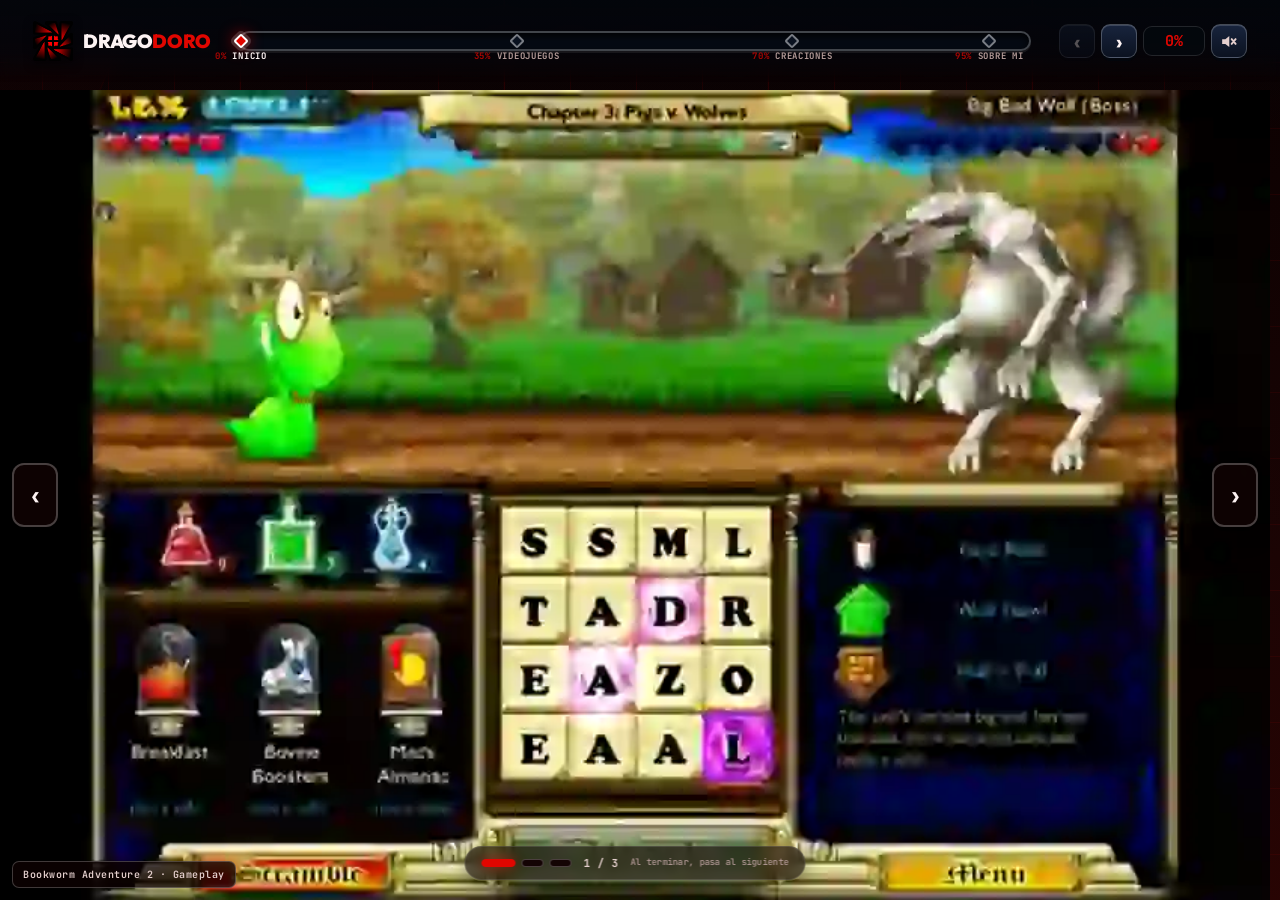
<file: index.html>
<!doctype html>
<html lang="es">
<head>
<meta charset="utf-8">
<meta name="viewport" content="width=device-width, initial-scale=1">
<title>DragoDoro · Gameplay &amp; Systems Programmer</title>
<meta name="description" content="Portafolio interactivo de DragoDoro, Gameplay & Systems Programmer. Proyectos en Unity 6, C#, C++ y shaders con una interfaz inspirada en Geometry Dash.">
<meta property="og:title" content="DragoDoro · Gameplay &amp; Systems Programmer">
<meta property="og:description" content="Proyectos, skills y stats de un programador generalista de videojuegos. Un portafolio jugable construido sin frameworks.">
<meta property="og:image" content="https://srdragodoro.github.io/img/og.png">
<meta property="og:type" content="website">
<meta name="twitter:card" content="summary_large_image">
<meta name="theme-color" content="#1A0404">
<meta name="color-scheme" content="dark">
<link rel="icon" href="img/icono.png" type="image/png">
<link rel="preconnect" href="https://fonts.googleapis.com">
<link rel="preconnect" href="https://fonts.gstatic.com" crossorigin>
<link href="https://fonts.googleapis.com/css2?family=Outfit:wght@500;700;800;900&family=JetBrains+Mono:wght@400;600;700&display=swap" rel="stylesheet">
<link rel="stylesheet" href="css/style.css">
</head>
<body>

<a class="skip" href="#main">Saltar al contenido</a>

<!-- El mundo: cuadrícula parallax, suelo y cubo jugador -->
<canvas id="world" aria-hidden="true"></canvas>
<!-- Capa del dash gigante: por encima del contenido y por debajo del HUD -->
<canvas id="dash-canvas" aria-hidden="true"></canvas>

<!-- ── Barra de progreso estilo nivel de Geometry Dash ─────────────── -->
<header class="hud" aria-label="Progreso del nivel">
  <a class="hud__brand" href="#" data-goto="0" aria-label="DragoDoro, volver al inicio">
    <img class="hud__mark" src="img/icono.png" alt="" width="32" height="32">
    <span class="hud__name">DRAGO<em>DORO</em></span>
  </a>

  <div class="hud__level">
    <div class="levelbar" id="levelbar" role="progressbar" aria-label="Progreso del portafolio" aria-valuemin="0" aria-valuemax="100" aria-valuenow="0" aria-valuetext="Inicio: 0%">
      <div class="levelbar__fill" id="levelbar-fill"></div>
      <div class="levelbar__nodes" id="levelbar-nodes"></div>
    </div>
  </div>

  <div class="hud__actions">
    <button class="hud__step" id="prev-section" type="button" aria-label="Sección anterior">‹</button>
    <button class="hud__step" id="next-section" type="button" aria-label="Sección siguiente">›</button>
    <output class="hud__percent" id="progress-readout" aria-hidden="true">0%</output>
    <button class="hud__sound" id="sound-toggle" type="button" aria-pressed="false" aria-label="Activar sonido" title="Activar sonido">
      <svg class="icon icon--muted" viewBox="0 0 24 24" aria-hidden="true">
        <path d="M4 9h4l5-4v14l-5-4H4z" fill="currentColor"/>
        <path d="M16 9l5 6m0-6l-5 6" fill="none" stroke="currentColor" stroke-width="2.4" stroke-linecap="round"/>
      </svg>
      <svg class="icon icon--sound" viewBox="0 0 24 24" aria-hidden="true">
        <path d="M4 9h4l5-4v14l-5-4H4z" fill="currentColor"/>
        <path d="M16 9a4 4 0 010 6M18.5 6.5a8 8 0 010 11" fill="none" stroke="currentColor" stroke-width="2.2" stroke-linecap="round"/>
      </svg>
    </button>
  </div>
</header>

<p class="sr-only" id="live-region" aria-live="polite"></p>

<main class="main" id="main" tabindex="-1">

  <!-- ── 0% · INICIO ─────────────────────────────────────────────────── -->
  <section class="screen screen--home" id="sec-inicio" data-section="0" aria-labelledby="title-inicio">

    <!-- Vídeo a pantalla completa; al bajar, la presentación se le superpone -->
    <div class="home-video">
      <div class="video-carousel" aria-label="Vídeos">
        <div class="video-carousel__stage" id="video-stage">
          <div class="video-carousel__track" id="video-track"></div>
          <button class="video-carousel__arrow" id="video-prev" type="button" aria-label="Vídeo anterior">‹</button>
          <button class="video-carousel__arrow" id="video-next" type="button" aria-label="Vídeo siguiente">›</button>
        </div>
        <div class="video-carousel__bar">
          <div class="video-carousel__dots" id="video-dots"></div>
          <p class="video-carousel__count" id="video-count">1 / 1</p>
          <p class="video-carousel__hint">Al terminar, pasa al siguiente</p>
        </div>
      </div>
    </div>

    <!-- Presentación: se superpone al vídeo al hacer scroll -->
    <div class="home__presentation">
      <div class="home">
        <div class="home__intro">
          <p class="eyebrow"><span class="pulse" aria-hidden="true"></span> <span id="player-alias">PLAYER 01</span> · GAME PROGRAMMER</p>
          <h1 class="hero-title" id="title-inicio">
            <span class="hero-title__line">DRAGO</span>
            <span class="hero-title__line hero-title__line--accent">DORO</span>
          </h1>
          <p class="hero-role" id="player-role">Gameplay <span>&amp;</span> Systems Programmer</p>
          <p class="hero-lead" id="player-tagline"></p>
          <ul class="hero-chips" aria-label="Tecnologías principales">
            <li>UNITY 6</li>
            <li>C#</li>
            <li>C++</li>
            <li>SHADERS</li>
          </ul>
        </div>

        <nav class="menu" aria-label="Menú principal">
          <button class="menu__btn menu__btn--side" type="button" data-goto="2">
            <span class="menu__icon" aria-hidden="true">
              <svg viewBox="0 0 24 24"><rect x="3" y="3" width="8" height="8" rx="2"/><rect x="13" y="3" width="8" height="8" rx="2"/><rect x="3" y="13" width="8" height="8" rx="2"/><rect x="13" y="13" width="8" height="8" rx="2"/></svg>
            </span>
            <span class="menu__kicker">HERRAMIENTAS &amp; WEB</span>
            <span class="menu__label">CREACIONES</span>
          </button>

          <button class="menu__btn menu__btn--play" type="button" data-goto="1">
            <span class="menu__play" aria-hidden="true">▶</span>
            <span class="menu__playtext">
              <b>VIDEOJUEGOS</b>
              <small>VER PROYECTOS</small>
            </span>
          </button>

          <button class="menu__btn menu__btn--side" type="button" data-goto="3">
            <span class="menu__icon" aria-hidden="true">
              <svg viewBox="0 0 24 24"><circle cx="12" cy="8" r="4"/><path d="M4 21c1-4 4-6 8-6s7 2 8 6"/></svg>
            </span>
            <span class="menu__kicker">PERFIL · SKILLS · CV</span>
            <span class="menu__label">SOBRE MÍ</span>
          </button>
        </nav>

        <p class="home__hint">
          <kbd>←</kbd><kbd>→</kbd> navegar · <span>haz clic en el cubo para saltar</span>
        </p>
      </div>
    </div>
  </section>

  <!-- ── 35% · VIDEOJUEGOS ───────────────────────────────────────────── -->
  <section class="screen" id="sec-juegos" data-section="1" aria-labelledby="title-juegos" hidden>
    <header class="screen__head">
      <div>
        <p class="eyebrow">NIVEL 02 · 35%</p>
        <h2 class="screen__title" id="title-juegos">VIDEOJUEGOS</h2>
      </div>
      <p class="screen__lead">Juegos hechos en Unity: del remake data-driven al proyecto con la economía en el servidor. Abre una tarjeta para ver el brief técnico.</p>
    </header>

    <div class="carousel" data-carousel="juegos"></div>
  </section>

  <!-- ── 70% · CREACIONES ────────────────────────────────────────────── -->
  <section class="screen" id="sec-creaciones" data-section="2" aria-labelledby="title-creaciones" hidden>
    <header class="screen__head">
      <div>
        <p class="eyebrow">NIVEL 03 · 70%</p>
        <h2 class="screen__title" id="title-creaciones">CREACIONES</h2>
      </div>
      <p class="screen__lead">Herramientas y sitios que también son proyectos: software de Windows y esta misma web, sin frameworks.</p>
    </header>

    <div class="carousel" data-carousel="creaciones"></div>
  </section>

  <!-- ── 95% · SOBRE MÍ / SKILLS / CONTACTO ──────────────────────────── -->
  <section class="screen" id="sec-sobre-mi" data-section="3" aria-labelledby="title-sobre-mi" hidden>
    <header class="screen__head">
      <div>
        <p class="eyebrow">NIVEL 04 · 95%</p>
        <h2 class="screen__title" id="title-sobre-mi">SOBRE MÍ</h2>
      </div>
      <p class="screen__lead">Ficha de jugador, stack técnico y canales directos. Descarga el CV, revisa el código o copia el enlace del portafolio.</p>
    </header>

    <div class="profile-grid">
      <article class="player-card">
        <div class="player-card__top">
          <div class="avatar">
            <img id="avatar-img" src="img/avatar.webp" alt="Retrato de DragoDoro" width="320" height="320">
            <span class="avatar__ring" aria-hidden="true"></span>
          </div>
          <div class="player-card__id">
            <p class="eyebrow">PLAYER PROFILE</p>
            <h3 id="player-name">Sr. DragoDoro</h3>
            <p class="player-card__role" id="player-role-2">Gameplay &amp; Systems Programmer</p>
            <span class="status-pill"><span aria-hidden="true"></span> <span id="player-availability">Abierto a nuevas oportunidades</span></span>
          </div>
        </div>

        <p class="player-card__bio" id="player-bio"></p>
        <div class="stats-grid" id="stats-grid"></div>
      </article>

      <aside class="contact-card">
        <p class="eyebrow">CANALES</p>
        <h3 id="contact-title">HABLEMOS</h3>
        <p id="contact-lead"></p>
        <div class="contact-actions" id="contact-actions"></div>
        <p class="contact-card__note" id="contact-note"></p>
      </aside>
    </div>

    <div class="garage sobre-mi__skills">
      <div class="garage__grid" id="skills-grid" role="group" aria-label="Tecnologías"></div>

      <div class="skill-panel" id="skill-panel">
        <div class="skill-panel__head">
          <div>
            <p class="eyebrow">SKIN EQUIPADA</p>
            <h3 id="skill-name">Unity 6</h3>
          </div>
          <div class="mastery">
            <span id="skill-level-label">Avanzado</span>
            <b id="skill-level-value">90%</b>
          </div>
        </div>
        <div class="bar bar--mastery" aria-hidden="true">
          <div class="bar__track"><div class="bar__fill" id="skill-bar"></div></div>
        </div>
        <p class="skill-panel__text" id="skill-text"></p>
        <ul class="chips" id="skill-systems"></ul>
        <p class="skill-panel__hint"><span aria-hidden="true">◈</span> El cubo usa tu ícono; la skin cambia su resplandor y sus partículas.</p>
      </div>
    </div>
  </section>

  <!-- ── Pie de página: el suelo con el cubo jugador ─────────────────── -->
  <footer class="stage-footer" id="stage-footer" aria-hidden="true"></footer>

</main>

<!-- ── Telón de teatro para el cambio de proyecto ───────────────────── -->
<div class="curtain" id="curtain" aria-hidden="true">
  <div class="curtain__panel curtain__panel--left"></div>
  <div class="curtain__panel curtain__panel--right"></div>
  <div class="curtain__seal">
    <span class="curtain__seal-mark" aria-hidden="true">◆</span>
    <span class="curtain__seal-kicker">CAMBIO DE ESCENA</span>
    <b id="curtain-title">NIVEL 02</b>
    <span id="curtain-sub">Cloud2026</span>
  </div>
  <div class="curtain__valance"></div>
</div>

<noscript>
  <div class="noscript">
    <p>Este portafolio se dibuja con JavaScript. Si lo desactivas, los proyectos siguen en
      <a href="https://github.com/SrDragoDoro">github.com/SrDragoDoro</a>.</p>
  </div>
</noscript>

<!-- ── Ficha técnica de proyecto ────────────────────────────────────── -->
<dialog class="modal" id="project-modal" aria-labelledby="modal-title">
  <div class="modal__shell">
    <header class="modal__head">
      <div>
        <p class="eyebrow" id="modal-kicker">PROYECTO</p>
        <h2 id="modal-title">Título</h2>
      </div>
      <button class="modal__close" id="modal-close" type="button" aria-label="Cerrar ficha">✕</button>
    </header>

    <div class="modal__scroll">
      <div class="modal__media" id="modal-media"></div>

      <div class="modal__cols">
        <div class="modal__main">
          <h3 class="modal__subtitle">BRIEF TÉCNICO</h3>
          <p id="modal-description"></p>

          <h3 class="modal__subtitle">PATRONES APLICADOS</h3>
          <ul class="modal__patterns" id="modal-patterns"></ul>
        </div>

        <aside class="modal__aside">
          <div class="modal__bars" id="modal-bars"></div>
          <div class="tags" id="modal-tags"></div>
          <div class="modal__links" id="modal-links"></div>
        </aside>
      </div>
    </div>
  </div>
</dialog>

<!-- ── Notificación / logro ─────────────────────────────────────────── -->
<div class="toast" id="toast" role="status" aria-live="polite">
  <span class="toast__icon" aria-hidden="true">
    <svg viewBox="0 0 24 24"><path d="M7 4h10v4a5 5 0 01-10 0z"/><path d="M7 6H3v2a4 4 0 004 4M17 6h4v2a4 4 0 01-4 4" fill="none" stroke="currentColor" stroke-width="1.8"/><path d="M12 13v4M8 21h8M9 21v-2h6v2" fill="none" stroke="currentColor" stroke-width="1.8" stroke-linecap="round"/></svg>
  </span>
  <span class="toast__copy">
    <b id="toast-title">¡LOGRO DESBLOQUEADO!</b>
    <span id="toast-message"></span>
  </span>
</div>

<script src="js/data.js"></script>
<script src="js/audio.js"></script>
<script src="js/canvas.js"></script>
<script src="js/main.js"></script>
</body>
</html>
</file>
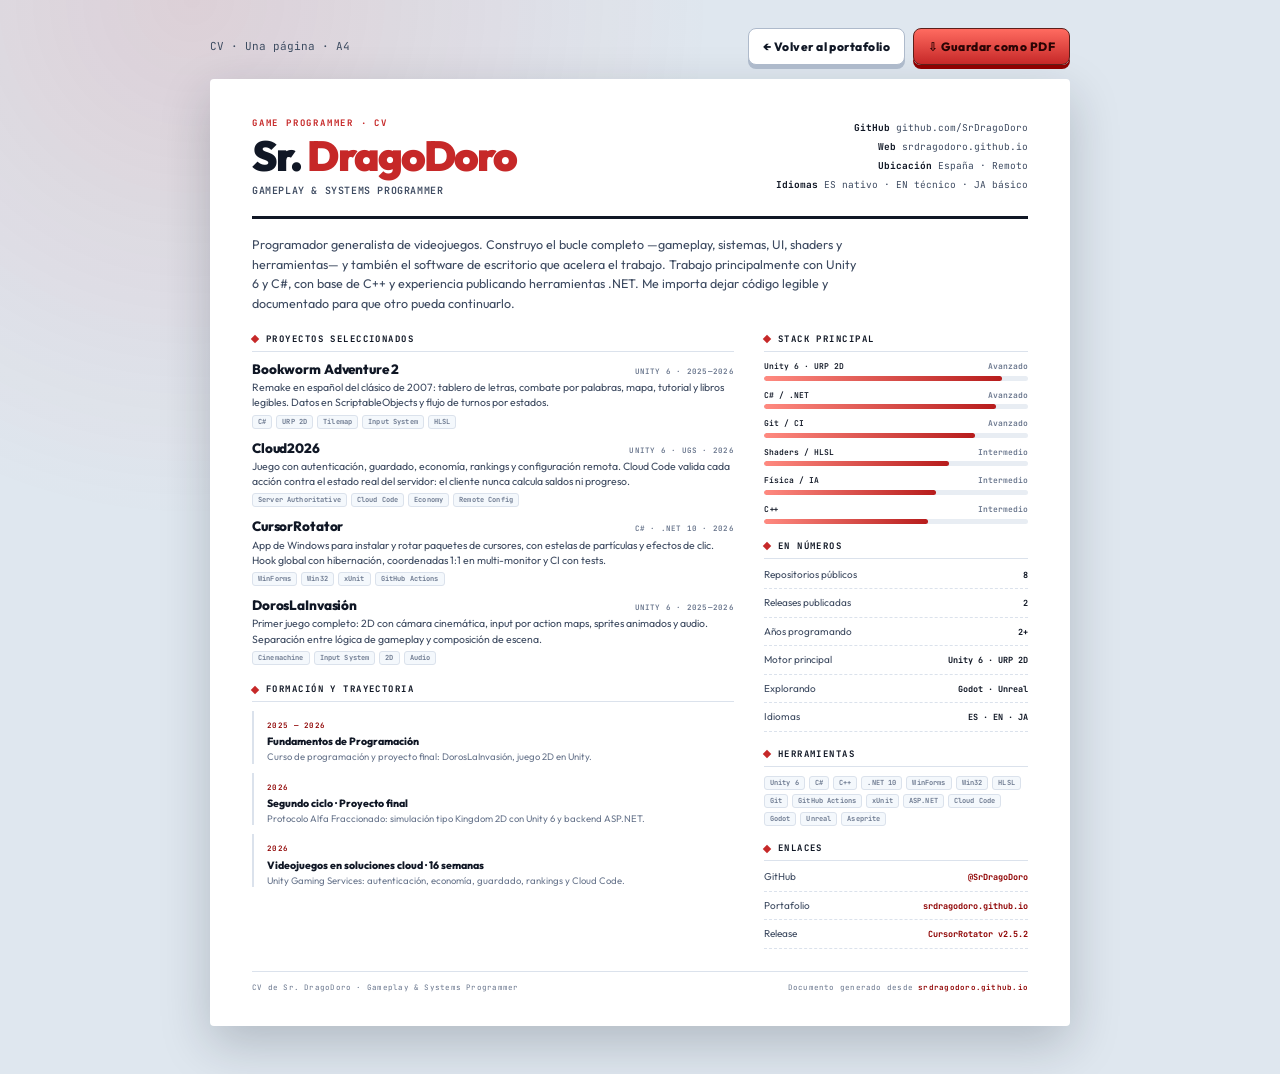
<file: cv.html>
<!doctype html>
<html lang="es">
<head>
<meta charset="utf-8">
<meta name="viewport" content="width=device-width, initial-scale=1">
<title>CV · Sr. DragoDoro — Gameplay &amp; Systems Programmer</title>
<meta name="description" content="Currículum de Sr. DragoDoro, Gameplay & Systems Programmer. Unity 6, C#, C++ y herramientas .NET.">
<meta name="robots" content="noindex">
<link rel="icon" href="img/icono.png" type="image/png">
<link rel="preconnect" href="https://fonts.googleapis.com">
<link rel="preconnect" href="https://fonts.gstatic.com" crossorigin>
<link href="https://fonts.googleapis.com/css2?family=Outfit:wght@400;600;800;900&family=JetBrains+Mono:wght@400;600;700&display=swap" rel="stylesheet">
<style>
  :root {
    --ink: #101725;
    --ink-soft: #3d4a60;
    --muted: #68758c;
    --line: #dbe2ec;
    --paper: #ffffff;
    --wash: #f4f8fc;
    --accent: #c62828;
    --accent-deep: #8e0000;
    --display: 'Outfit', 'Segoe UI', system-ui, sans-serif;
    --mono: 'JetBrains Mono', Consolas, monospace;
  }

  * { box-sizing: border-box; }

  html { background: #dfe7ef; }

  body {
    margin: 0;
    padding: 28px 16px 48px;
    background:
      radial-gradient(circle at 15% 0%, rgba(198, 40, 40, 0.12), transparent 34%),
      #dfe7ef;
    color: var(--ink);
    font-family: var(--display);
    line-height: 1.45;
    -webkit-print-color-adjust: exact;
    print-color-adjust: exact;
  }

  a { color: var(--accent-deep); text-decoration: none; }
  a:hover { text-decoration: underline; }

  .toolbar {
    display: flex;
    flex-wrap: wrap;
    gap: 10px;
    align-items: center;
    justify-content: space-between;
    width: min(860px, 100%);
    margin: 0 auto 14px;
    font-family: var(--mono);
    font-size: 11px;
    color: #3c4b60;
  }

  .toolbar__actions { display: flex; gap: 8px; }

  .btn {
    display: inline-flex;
    gap: 7px;
    align-items: center;
    padding: 9px 14px;
    border: 1.5px solid #5c1f1a;
    border-radius: 8px;
    background: linear-gradient(180deg, #ff6b60, #c62828);
    color: #2a0404;
    font-family: var(--display);
    font-size: 12px;
    font-weight: 800;
    letter-spacing: 0.04em;
    cursor: pointer;
    box-shadow: 0 4px 0 #8e0000;
    text-decoration: none;
  }

  .btn:active { transform: translateY(3px); box-shadow: 0 1px 0 #8e0000; }
  .btn--ghost { background: #fff; color: var(--ink); border-color: #aebacb; box-shadow: 0 4px 0 #aebacb; }

  .sheet {
    width: min(860px, 100%);
    margin: 0 auto;
    padding: 38px 42px 34px;
    border-radius: 4px;
    background: var(--paper);
    box-shadow: 0 18px 50px rgba(16, 26, 40, 0.22);
  }

  .head {
    display: grid;
    grid-template-columns: 1.25fr 0.75fr;
    gap: 24px;
    align-items: start;
    padding-bottom: 18px;
    border-bottom: 3px solid var(--ink);
  }

  .head__kicker {
    margin: 0 0 6px;
    color: var(--accent);
    font-family: var(--mono);
    font-size: 9px;
    font-weight: 700;
    letter-spacing: 0.2em;
  }

  .head h1 {
    margin: 0;
    font-size: 42px;
    font-weight: 900;
    line-height: 0.94;
    letter-spacing: -0.045em;
  }

  .head h1 span { color: var(--accent); }

  .head__role {
    margin: 8px 0 0;
    color: var(--ink-soft);
    font-family: var(--mono);
    font-size: 10px;
    font-weight: 600;
    letter-spacing: 0.06em;
  }

  .head__contact {
    display: grid;
    gap: 5px;
    padding-top: 4px;
    color: var(--ink-soft);
    font-family: var(--mono);
    font-size: 9.5px;
    text-align: right;
  }

  .head__contact b { color: var(--ink); }

  .summary {
    margin: 16px 0 0;
    max-width: 76ch;
    color: var(--ink-soft);
    font-size: 12.5px;
    line-height: 1.55;
  }

  .grid {
    display: grid;
    grid-template-columns: 1.55fr 0.85fr;
    gap: 30px;
    margin-top: 20px;
  }

  .section + .section { margin-top: 18px; }

  .section h2 {
    display: flex;
    gap: 8px;
    align-items: center;
    margin: 0 0 9px;
    padding-bottom: 5px;
    border-bottom: 1px solid var(--line);
    color: var(--ink);
    font-family: var(--mono);
    font-size: 9px;
    font-weight: 700;
    letter-spacing: 0.16em;
    text-transform: uppercase;
  }

  .section h2::before {
    content: '';
    width: 6px;
    height: 6px;
    background: var(--accent);
    transform: rotate(45deg);
  }

  .project { margin-bottom: 11px; }
  .project:last-child { margin-bottom: 0; }

  .project__top {
    display: flex;
    gap: 10px;
    align-items: baseline;
    justify-content: space-between;
  }

  .project h3 {
    margin: 0;
    font-size: 13.5px;
    font-weight: 800;
    line-height: 1.2;
    letter-spacing: -0.01em;
  }

  .project__meta {
    flex: 0 0 auto;
    color: var(--muted);
    font-family: var(--mono);
    font-size: 7.5px;
    font-weight: 600;
    letter-spacing: 0.03em;
    text-align: right;
  }

  .project p {
    margin: 3px 0 0;
    color: var(--ink-soft);
    font-size: 10.5px;
    line-height: 1.45;
  }

  .tags {
    display: flex;
    flex-wrap: wrap;
    gap: 4px;
    margin-top: 4px;
  }

  .tag {
    padding: 1px 5px;
    border: 1px solid var(--line);
    border-radius: 3px;
    background: var(--wash);
    color: var(--muted);
    font-family: var(--mono);
    font-size: 7px;
    font-weight: 600;
    letter-spacing: 0.02em;
  }

  .aside .section + .section { margin-top: 16px; }

  .skill-row { margin-bottom: 9px; }
  .skill-row:last-child { margin-bottom: 0; }

  .skill-row__top {
    display: flex;
    justify-content: space-between;
    margin-bottom: 3px;
    font-family: var(--mono);
    font-size: 8px;
    font-weight: 600;
  }

  .skill-row__top span:last-child { color: var(--muted); }

  .skill-track {
    height: 5px;
    overflow: hidden;
    border-radius: 99px;
    background: #e8edf3;
  }

  .skill-fill {
    height: 100%;
    border-radius: inherit;
    background: linear-gradient(90deg, #ff8a80, #b71c1c);
  }

  .facts {
    display: grid;
    gap: 7px;
    padding: 0;
    margin: 0;
    list-style: none;
  }

  .facts li {
    display: flex;
    gap: 8px;
    align-items: baseline;
    justify-content: space-between;
    padding-bottom: 6px;
    border-bottom: 1px dashed var(--line);
    color: var(--ink-soft);
    font-size: 10px;
  }

  .facts b {
    color: var(--ink);
    font-family: var(--mono);
    font-size: 8.5px;
    text-align: right;
  }

  .timeline {
    display: grid;
    gap: 9px;
    padding: 0;
    margin: 0;
    list-style: none;
  }

  .timeline li {
    padding-left: 13px;
    border-left: 2px solid var(--line);
  }

  .timeline b {
    display: block;
    font-size: 10.5px;
    font-weight: 800;
  }

  .timeline span {
    display: block;
    margin-top: 1px;
    color: var(--muted);
    font-size: 9.5px;
    line-height: 1.4;
  }

  .timeline em {
    color: var(--accent-deep);
    font-family: var(--mono);
    font-size: 7.5px;
    font-style: normal;
    font-weight: 600;
    letter-spacing: 0.04em;
  }

  .foot {
    display: flex;
    flex-wrap: wrap;
    gap: 12px;
    align-items: center;
    justify-content: space-between;
    margin-top: 22px;
    padding-top: 10px;
    border-top: 1px solid var(--line);
    color: var(--muted);
    font-family: var(--mono);
    font-size: 7.5px;
    letter-spacing: 0.03em;
  }

  .foot a { font-weight: 600; }

  @media (max-width: 700px) {
    body { padding: 14px 10px 32px; }
    .sheet { padding: 24px 20px; }
    .head { grid-template-columns: 1fr; gap: 12px; }
    .head h1 { font-size: 34px; }
    .head__contact { text-align: left; grid-template-columns: 1fr 1fr; }
    .grid { grid-template-columns: 1fr; gap: 20px; }
    .toolbar { align-items: flex-start; }
  }

  @page { size: A4; margin: 11mm; }

  @media print {
    html, body { background: #fff; }
    body { padding: 0; font-size: 10pt; }
    .toolbar { display: none !important; }
    .sheet {
      width: auto;
      max-width: none;
      margin: 0;
      padding: 0;
      border-radius: 0;
      box-shadow: none;
    }
    .head { padding-bottom: 10px; }
    .head h1 { font-size: 32pt; }
    .summary { font-size: 9pt; }
    .grid { gap: 18pt; margin-top: 12pt; }
    .section + .section { margin-top: 10pt; }
    .project { margin-bottom: 6pt; }
    .project p { font-size: 8pt; }
    a { color: var(--accent-deep); }
    .project, .timeline li, .skill-row, .facts li { break-inside: avoid; }
    .foot { margin-top: 12pt; }
  }
</style>
</head>
<body>

<div class="toolbar">
  <span>CV · Una página · A4</span>
  <span class="toolbar__actions">
    <a class="btn btn--ghost" href="index.html">← Volver al portafolio</a>
    <button class="btn" id="print-btn" type="button">⇩ Guardar como PDF</button>
  </span>
</div>

<main class="sheet">
  <header class="head">
    <div>
      <p class="head__kicker">GAME PROGRAMMER · CV</p>
      <h1>Sr. <span>DragoDoro</span></h1>
      <p class="head__role">GAMEPLAY &amp; SYSTEMS PROGRAMMER</p>
    </div>
    <div class="head__contact">
      <span><b>GitHub</b> github.com/SrDragoDoro</span>
      <span><b>Web</b> srdragodoro.github.io</span>
      <span><b>Ubicación</b> España · Remoto</span>
      <span><b>Idiomas</b> ES nativo · EN técnico · JA básico</span>
    </div>
  </header>

  <p class="summary">
    Programador generalista de videojuegos. Construyo el bucle completo —gameplay, sistemas, UI,
    shaders y herramientas— y también el software de escritorio que acelera el trabajo. Trabajo
    principalmente con Unity 6 y C#, con base de C++ y experiencia publicando herramientas .NET.
    Me importa dejar código legible y documentado para que otro pueda continuarlo.
  </p>

  <div class="grid">
    <div class="main-col">
      <section class="section">
        <h2>Proyectos seleccionados</h2>

        <article class="project">
          <div class="project__top">
            <h3>Bookworm Adventure 2</h3>
            <span class="project__meta">UNITY 6 · 2025—2026</span>
          </div>
          <p>Remake en español del clásico de 2007: tablero de letras, combate por palabras, mapa,
            tutorial y libros legibles. Datos en ScriptableObjects y flujo de turnos por estados.</p>
          <div class="tags"><span class="tag">C#</span><span class="tag">URP 2D</span><span class="tag">Tilemap</span><span class="tag">Input System</span><span class="tag">HLSL</span></div>
        </article>

        <article class="project">
          <div class="project__top">
            <h3>Cloud2026</h3>
            <span class="project__meta">UNITY 6 · UGS · 2026</span>
          </div>
          <p>Juego con autenticación, guardado, economía, rankings y configuración remota. Cloud Code
            valida cada acción contra el estado real del servidor: el cliente nunca calcula saldos ni progreso.</p>
          <div class="tags"><span class="tag">Server Authoritative</span><span class="tag">Cloud Code</span><span class="tag">Economy</span><span class="tag">Remote Config</span></div>
        </article>

        <article class="project">
          <div class="project__top">
            <h3>CursorRotator</h3>
            <span class="project__meta">C# · .NET 10 · 2026</span>
          </div>
          <p>App de Windows para instalar y rotar paquetes de cursores, con estelas de partículas y
            efectos de clic. Hook global con hibernación, coordenadas 1:1 en multi-monitor y CI con tests.</p>
          <div class="tags"><span class="tag">WinForms</span><span class="tag">Win32</span><span class="tag">xUnit</span><span class="tag">GitHub Actions</span></div>
        </article>

        <article class="project">
          <div class="project__top">
            <h3>DorosLaInvasión</h3>
            <span class="project__meta">UNITY 6 · 2025—2026</span>
          </div>
          <p>Primer juego completo: 2D con cámara cinemática, input por action maps, sprites animados
            y audio. Separación entre lógica de gameplay y composición de escena.</p>
          <div class="tags"><span class="tag">Cinemachine</span><span class="tag">Input System</span><span class="tag">2D</span><span class="tag">Audio</span></div>
        </article>
      </section>

      <section class="section">
        <h2>Formación y trayectoria</h2>
        <ul class="timeline">
          <li>
            <em>2025 — 2026</em>
            <b>Fundamentos de Programación</b>
            <span>Curso de programación y proyecto final: DorosLaInvasión, juego 2D en Unity.</span>
          </li>
          <li>
            <em>2026</em>
            <b>Segundo ciclo · Proyecto final</b>
            <span>Protocolo Alfa Fraccionado: simulación tipo Kingdom 2D con Unity 6 y backend ASP.NET.</span>
          </li>
          <li>
            <em>2026</em>
            <b>Videojuegos en soluciones cloud · 16 semanas</b>
            <span>Unity Gaming Services: autenticación, economía, guardado, rankings y Cloud Code.</span>
          </li>
        </ul>
      </section>
    </div>

    <aside class="aside">
      <section class="section">
        <h2>Stack principal</h2>

        <div class="skill-row">
          <div class="skill-row__top"><span>Unity 6 · URP 2D</span><span>Avanzado</span></div>
          <div class="skill-track"><div class="skill-fill" style="width:90%"></div></div>
        </div>
        <div class="skill-row">
          <div class="skill-row__top"><span>C# / .NET</span><span>Avanzado</span></div>
          <div class="skill-track"><div class="skill-fill" style="width:88%"></div></div>
        </div>
        <div class="skill-row">
          <div class="skill-row__top"><span>Git / CI</span><span>Avanzado</span></div>
          <div class="skill-track"><div class="skill-fill" style="width:80%"></div></div>
        </div>
        <div class="skill-row">
          <div class="skill-row__top"><span>Shaders / HLSL</span><span>Intermedio</span></div>
          <div class="skill-track"><div class="skill-fill" style="width:70%"></div></div>
        </div>
        <div class="skill-row">
          <div class="skill-row__top"><span>Física / IA</span><span>Intermedio</span></div>
          <div class="skill-track"><div class="skill-fill" style="width:65%"></div></div>
        </div>
        <div class="skill-row">
          <div class="skill-row__top"><span>C++</span><span>Intermedio</span></div>
          <div class="skill-track"><div class="skill-fill" style="width:62%"></div></div>
        </div>
      </section>

      <section class="section">
        <h2>En números</h2>
        <ul class="facts">
          <li><span>Repositorios públicos</span><b>8</b></li>
          <li><span>Releases publicadas</span><b>2</b></li>
          <li><span>Años programando</span><b>2+</b></li>
          <li><span>Motor principal</span><b>Unity 6 · URP 2D</b></li>
          <li><span>Explorando</span><b>Godot · Unreal</b></li>
          <li><span>Idiomas</span><b>ES · EN · JA</b></li>
        </ul>
      </section>

      <section class="section">
        <h2>Herramientas</h2>
        <div class="tags">
          <span class="tag">Unity 6</span><span class="tag">C#</span><span class="tag">C++</span>
          <span class="tag">.NET 10</span><span class="tag">WinForms</span><span class="tag">Win32</span>
          <span class="tag">HLSL</span><span class="tag">Git</span><span class="tag">GitHub Actions</span>
          <span class="tag">xUnit</span><span class="tag">ASP.NET</span><span class="tag">Cloud Code</span>
          <span class="tag">Godot</span><span class="tag">Unreal</span><span class="tag">Aseprite</span>
        </div>
      </section>

      <section class="section">
        <h2>Enlaces</h2>
        <ul class="facts">
          <li><span>GitHub</span><b><a href="https://github.com/SrDragoDoro">@SrDragoDoro</a></b></li>
          <li><span>Portafolio</span><b><a href="https://srdragodoro.github.io">srdragodoro.github.io</a></b></li>
          <li><span>Release</span><b><a href="https://github.com/SrDragoDoro/CursorRotator/releases">CursorRotator v2.5.2</a></b></li>
        </ul>
      </section>
    </aside>
  </div>

  <footer class="foot">
    <span>CV de Sr. DragoDoro · Gameplay &amp; Systems Programmer</span>
    <span>Documento generado desde <a href="https://srdragodoro.github.io">srdragodoro.github.io</a></span>
  </footer>
</main>

<script>
  (function () {
    'use strict';
    const printBtn = document.getElementById('print-btn');
    printBtn.addEventListener('click', function () {
      window.print();
    });

    // El botón "DESCARGAR CV" abre esta página con ?print=1: el diálogo de
    // impresión aparece solo y desde ahí se guarda como PDF.
    if (new URLSearchParams(window.location.search).get('print') === '1') {
      window.addEventListener('load', function () {
        window.setTimeout(function () { window.print(); }, 450);
      });
    }
  })();
</script>
</body>
</html>
</file>
<file: css/style.css>
/* =============================================================================
 * style.css — Portafolio Geometry Dash
 *
 * 01. Tokens y reset
 * 02. Canvas, accesibilidad y layout
 * 03. HUD y barra de nivel
 * 04. Tipografía de sección y botones
 * 05. Inicio
 * 06. Niveles / proyectos
 * 07. Icon Kit / skills
 * 08. Stats / contacto
 * 09. Modal de proyecto
 * 10. Toast / logro
 * 11. Responsive
 * 12. Movimiento reducido
 * ========================================================================== */

/* ── 01. Tokens y reset ──────────────────────────────────────────────── */
:root {
  --font-display: 'Outfit', 'Segoe UI', system-ui, sans-serif;
  --font-mono: 'JetBrains Mono', 'Cascadia Code', Consolas, monospace;

  --ink: #fdf3f3;
  --ink-soft: #e4cfcd;
  --muted: #b39a97;
  --void: #0d0202;
  --panel: #170a0a;
  --panel-2: #1f0e0e;
  --panel-deep: #0c0404;
  --line: rgba(255, 255, 255, 0.12);
  --line-strong: rgba(255, 255, 255, 0.24);

  --accent: #e10600;
  --accent-2: #ff5a52;
  --accent-glow: rgba(225, 6, 0, 0.45);
  --green: #ff8a80;
  --cyan: #ff5a52;
  --amber: #ffb020;
  --red: #ff2d20;

  --hud-h: 82px;
  --ground-h: clamp(96px, 16svh, 170px);

  --radius: 20px;
  --radius-sm: 13px;
  --shadow-hard: 0 9px 0 rgba(0, 0, 0, 0.55), 0 22px 44px rgba(0, 0, 0, 0.45);
  --ease-out: cubic-bezier(0.22, 1, 0.36, 1);
  --ease-snap: cubic-bezier(0.6, 0, 0.2, 1);
}

*,
*::before,
*::after {
  box-sizing: border-box;
}

html {
  height: 100%;
  scroll-behavior: smooth;
}

body {
  min-height: 100%;
  margin: 0;
  overflow: hidden;
  background: var(--void);
  color: var(--ink);
  font-family: var(--font-display);
  font-weight: 500;
  line-height: 1.5;
  -webkit-font-smoothing: antialiased;
  text-rendering: optimizeLegibility;
}

body.is-cube-hover,
body.is-cube-hover * {
  cursor: pointer !important;
}

img,
svg,
video {
  max-width: 100%;
}

button,
a {
  -webkit-tap-highlight-color: transparent;
}

button {
  font: inherit;
  color: inherit;
}

:focus-visible {
  outline: 3px solid var(--accent);
  outline-offset: 3px;
}

::selection {
  background: var(--accent);
  color: #2a0404;
}

/* ── 02. Canvas, accesibilidad y layout ──────────────────────────────── */
#world {
  position: fixed;
  inset: 0;
  z-index: 0;
  display: block;
  width: 100%;
  height: 100%;
  pointer-events: none;
}

/* El cubo gigante del dash pasa por encima del contenido pero bajo el HUD. */
#dash-canvas {
  position: fixed;
  inset: 0;
  z-index: 30;
  display: block;
  width: 100%;
  height: 100%;
  pointer-events: none;
}

.skip {
  position: fixed;
  top: -100px;
  left: 16px;
  z-index: 200;
  padding: 10px 16px;
  border-radius: 10px;
  background: var(--accent);
  color: #2a0404;
  font-family: var(--font-mono);
  font-size: 12px;
  font-weight: 700;
  text-decoration: none;
}

.skip:focus {
  top: 12px;
}

.sr-only {
  position: absolute;
  width: 1px;
  height: 1px;
  padding: 0;
  margin: -1px;
  overflow: hidden;
  clip: rect(0 0 0 0);
  white-space: nowrap;
  border: 0;
}

.main {
  position: relative;
  z-index: 2;
  height: 100svh;
  overflow-x: hidden;
  overflow-y: auto;
  padding-top: calc(var(--hud-h) + 8px);
  padding-bottom: 0;
  scrollbar-gutter: stable;
  scrollbar-width: thin;
  scrollbar-color: var(--accent) transparent;
  overscroll-behavior-y: contain;
}

.main::-webkit-scrollbar {
  width: 10px;
}

.main::-webkit-scrollbar-thumb {
  border: 3px solid transparent;
  border-radius: 99px;
  background: var(--accent);
  background-clip: content-box;
}

.screen {
  width: 100%;
  max-width: 1200px;
  margin: 0 auto;
  padding: clamp(8px, 2vh, 22px) clamp(16px, 3.6vw, 48px) 30px;
}

.screen[hidden] {
  display: none !important;
}

.screen--home {
  max-width: none;
  padding: 0;
}

/* Vídeo a pantalla completa del inicio: se queda fijo mientras la
 * presentación sube y se le superpone al hacer scroll. */
.home-video {
  position: sticky;
  top: 0;
  z-index: 1;
  height: calc(100svh - var(--hud-h) - 8px);
  will-change: transform, opacity;
}

.home-video .video-carousel {
  position: relative;
  height: 100%;
  margin: 0;
}

.home-video .video-carousel__stage {
  height: 100%;
  border: 0;
  border-radius: 0;
  box-shadow: none;
}

.home-video .video-carousel__bar {
  position: absolute;
  bottom: 20px;
  left: 50%;
  z-index: 5;
  gap: 12px;
  margin: 0;
  padding: 8px 16px;
  border: 1px solid var(--line);
  border-radius: 99px;
  background: rgba(12, 2, 2, 0.62);
  box-shadow: 0 6px 20px rgba(0, 0, 0, 0.4);
  backdrop-filter: blur(6px);
  -webkit-backdrop-filter: blur(6px);
  transform: translateX(-50%);
}

.home__presentation {
  position: relative;
  z-index: 2;
  padding: 150px clamp(16px, 3.6vw, 48px) 40px;
  /* Veladura suave: el fondo animado se ve a través de la presentación */
  background:
    linear-gradient(
      180deg,
      rgba(26, 4, 4, 0) 0px,
      rgba(26, 4, 4, 0.52) 120px,
      rgba(26, 4, 4, 0.36) 210px,
      rgba(26, 4, 4, 0.24) 100%
    );
}

.home__presentation .home {
  margin: 0 auto;
}

/* Pie de página: el suelo y el cubo viven aquí, debajo de todo el contenido.
 * La altura extra deja aire para que el cubo no quede tapado por la
 * presentación y sea clickeable. */
.stage-footer {
  position: relative;
  z-index: 1;
  height: calc(var(--ground-h) + 130px);
  margin-top: 6px;
}

.screen--in-right {
  animation: screen-in-right 0.42s var(--ease-out) both;
}

.screen--in-left {
  animation: screen-in-left 0.42s var(--ease-out) both;
}

.screen--out-left {
  animation: screen-out-left 0.2s ease-in both;
  pointer-events: none;
}

.screen--out-right {
  animation: screen-out-right 0.2s ease-in both;
  pointer-events: none;
}

@keyframes screen-in-right {
  from { opacity: 0; transform: translateX(46px); }
  to { opacity: 1; transform: translateX(0); }
}

@keyframes screen-in-left {
  from { opacity: 0; transform: translateX(-46px); }
  to { opacity: 1; transform: translateX(0); }
}

@keyframes screen-out-left {
  from { opacity: 1; transform: translateX(0); }
  to { opacity: 0; transform: translateX(-34px); }
}

@keyframes screen-out-right {
  from { opacity: 1; transform: translateX(0); }
  to { opacity: 0; transform: translateX(34px); }
}

/* ── 03. HUD y barra de nivel ────────────────────────────────────────── */
.hud {
  position: fixed;
  top: 0;
  right: 0;
  left: 0;
  z-index: 40;
  display: grid;
  grid-template-columns: auto minmax(180px, 1fr) auto;
  gap: clamp(10px, 2.2vw, 30px);
  align-items: center;
  min-height: var(--hud-h);
  padding: 10px clamp(12px, 2.6vw, 34px);
  background:
    linear-gradient(180deg, rgba(3, 6, 12, 0.88) 0%, rgba(3, 6, 12, 0.62) 64%, transparent 100%);
  backdrop-filter: blur(9px);
  -webkit-backdrop-filter: blur(9px);
}

.hud__brand {
  display: flex;
  gap: 10px;
  align-items: center;
  color: var(--ink);
  text-decoration: none;
}

.hud__mark {
  width: 40px;
  height: auto;
  border: 0;
  border-radius: 0;
  background: none;
  box-shadow: none;
  transform: none;
  filter: drop-shadow(0 3px 5px rgba(0, 0, 0, 0.55));
}

.hud__name {
  font-size: 19px;
  font-weight: 900;
  line-height: 1;
  letter-spacing: -0.02em;
}

.hud__name em {
  color: var(--accent);
  font-style: normal;
}

.hud__level {
  min-width: 0;
}

.levelbar {
  position: relative;
  height: 20px;
  border: 2px solid rgba(255, 255, 255, 0.24);
  border-radius: 99px;
  background: #050a13;
  box-shadow:
    inset 0 3px 7px rgba(0, 0, 0, 0.85),
    0 2px 0 rgba(255, 255, 255, 0.07);
}

.levelbar__fill {
  position: absolute;
  inset: 2px auto 2px 2px;
  width: 0%;
  overflow: hidden;
  border-radius: 99px;
  background: linear-gradient(90deg, var(--accent-2), var(--accent), #ffd0cc);
  box-shadow: 0 0 16px var(--accent-glow);
  transition: width 0.7s var(--ease-out), background 0.5s ease;
}

.levelbar__fill::after {
  content: '';
  position: absolute;
  inset: 0;
  background: linear-gradient(100deg, transparent 20%, rgba(255, 255, 255, 0.55) 50%, transparent 80%);
  transform: translateX(-100%);
  animation: bar-shine 3.6s ease-in-out infinite;
}

@keyframes bar-shine {
  0%, 65% { transform: translateX(-100%); }
  100% { transform: translateX(100%); }
}

.levelbar__nodes {
  position: absolute;
  inset: 0;
}

.node {
  position: absolute;
  top: 50%;
  width: 34px;
  height: 34px;
  padding: 0;
  border: 0;
  background: transparent;
  transform: translate(-50%, -50%);
  cursor: pointer;
}

.node::before {
  content: '';
  position: absolute;
  top: 50%;
  left: 50%;
  width: 11px;
  height: 11px;
  border: 2px solid rgba(255, 255, 255, 0.45);
  border-radius: 2px;
  background: #0a1220;
  transform: translate(-50%, -50%) rotate(45deg);
  transition: background 0.2s ease, box-shadow 0.2s ease, border-color 0.2s ease;
}

.node:hover::before {
  border-color: var(--accent);
}

.node.is-active::before {
  border-color: #ffffff;
  background: var(--accent);
  box-shadow: 0 0 0 3px rgba(255, 255, 255, 0.16), 0 0 16px var(--accent);
}

.node__label {
  position: absolute;
  top: 25px;
  left: 50%;
  padding: 2px 5px;
  color: var(--muted);
  font-family: var(--font-mono);
  font-size: 9px;
  font-weight: 700;
  line-height: 1.2;
  letter-spacing: 0.08em;
  text-transform: uppercase;
  white-space: nowrap;
  transform: translateX(-50%);
  transition: color 0.2s ease;
}

.node.is-active .node__label {
  color: var(--ink);
}

.node__pct {
  color: var(--accent);
  opacity: 0.75;
}

.hud__actions {
  display: flex;
  gap: 6px;
  align-items: center;
}

.hud__step,
.hud__sound {
  display: grid;
  place-items: center;
  width: 36px;
  height: 34px;
  padding: 0;
  border: 1.5px solid var(--line-strong);
  border-radius: 9px;
  background: linear-gradient(180deg, #18243d, #0b1220);
  box-shadow: 0 3px 0 #02050b, inset 0 1px 0 rgba(255, 255, 255, 0.16);
  font-size: 22px;
  font-weight: 700;
  line-height: 1;
  cursor: pointer;
  transition: transform 0.12s ease, box-shadow 0.12s ease, filter 0.15s ease;
}

.hud__step:hover,
.hud__sound:hover {
  filter: brightness(1.2);
}

.hud__step:disabled {
  opacity: 0.32;
  cursor: not-allowed;
  filter: none;
}

.hud__step:active,
.hud__sound:active {
  transform: translateY(3px);
  box-shadow: 0 0 0 #02050b, inset 0 1px 0 rgba(255, 255, 255, 0.1);
}

.hud__percent {
  min-width: 62px;
  padding: 5px 9px;
  border: 1.5px solid var(--line);
  border-radius: 9px;
  background: rgba(5, 9, 16, 0.68);
  color: var(--accent);
  font-family: var(--font-mono);
  font-size: 15px;
  font-weight: 700;
  line-height: 1.2;
  text-align: center;
  font-variant-numeric: tabular-nums;
}

.hud__sound .icon {
  width: 19px;
  height: 19px;
  color: var(--ink-soft);
}

.hud__sound .icon--sound {
  display: none;
}

.hud__sound[aria-pressed="true"] {
  border-color: var(--accent);
  color: var(--accent);
  box-shadow: 0 3px 0 #02050b, 0 0 14px var(--accent-glow), inset 0 1px 0 rgba(255, 255, 255, 0.16);
}

.hud__sound[aria-pressed="true"] .icon--muted {
  display: none;
}

.hud__sound[aria-pressed="true"] .icon--sound {
  display: block;
  color: var(--accent);
}

/* ── 04. Tipografía, botones y piezas comunes ────────────────────────── */
.eyebrow {
  display: flex;
  gap: 8px;
  align-items: center;
  margin: 0 0 8px;
  color: var(--accent);
  font-family: var(--font-mono);
  font-size: 10px;
  font-weight: 700;
  letter-spacing: 0.2em;
  line-height: 1.4;
  text-transform: uppercase;
}

.pulse {
  width: 7px;
  height: 7px;
  border-radius: 2px;
  background: var(--accent);
  box-shadow: 0 0 9px var(--accent);
  animation: pulse 1.6s ease-in-out infinite;
}

@keyframes pulse {
  0%, 100% { opacity: 1; transform: scale(1); }
  50% { opacity: 0.35; transform: scale(0.72); }
}

.screen__head {
  display: flex;
  gap: 26px;
  align-items: flex-end;
  justify-content: space-between;
  margin-bottom: clamp(14px, 2.6vh, 30px);
  padding-bottom: 12px;
  border-bottom: 1px solid var(--line);
}

.screen__title {
  margin: 0;
  font-size: clamp(40px, 6vw, 68px);
  font-weight: 900;
  line-height: 0.9;
  letter-spacing: -0.05em;
  text-wrap: balance;
  text-shadow:
    0 3px 0 rgba(255, 255, 255, 0.18),
    0 6px 0 rgba(0, 0, 0, 0.42),
    0 13px 24px rgba(0, 0, 0, 0.45);
}

.screen__lead {
  max-width: 46ch;
  margin: 0 0 4px;
  color: var(--muted);
  font-size: clamp(13px, 1.3vw, 15px);
  line-height: 1.55;
  text-align: right;
}

kbd {
  display: inline-grid;
  place-items: center;
  min-width: 22px;
  height: 20px;
  padding: 0 5px;
  margin: 0 2px;
  border: 1px solid var(--line-strong);
  border-bottom-width: 2px;
  border-radius: 5px;
  background: rgba(12, 20, 36, 0.9);
  color: var(--ink-soft);
  font-family: var(--font-mono);
  font-size: 10px;
  font-weight: 600;
  line-height: 1;
}

.btn,
.menu__btn,
.action {
  position: relative;
  border: 2px solid rgba(255, 255, 255, 0.34);
  color: #f6fbff;
  font-family: var(--font-display);
  font-weight: 800;
  letter-spacing: 0.045em;
  text-decoration: none;
  cursor: pointer;
  isolation: isolate;
  transition:
    transform 0.12s ease,
    box-shadow 0.12s ease,
    filter 0.18s ease,
    border-color 0.18s ease;
}

.btn:active,
.menu__btn:active,
.action:active {
  transform: translateY(6px);
}

.btn--green {
  border-color: rgba(255, 255, 255, 0.62);
  background: linear-gradient(180deg, #ff8a80 0%, #ff3b30 46%, #d40000 100%);
  color: #ffffff;
  box-shadow:
    0 7px 0 #6b0000,
    0 15px 28px rgba(0, 0, 0, 0.45),
    inset 0 2px 0 rgba(255, 255, 255, 0.62);
}

.btn--green:active {
  box-shadow: 0 1px 0 #6b0000, inset 0 1px 0 rgba(255, 255, 255, 0.5);
}

.btn--ghost {
  background: linear-gradient(180deg, #182742, #0a1322);
  box-shadow:
    0 5px 0 #02050b,
    0 12px 22px rgba(0, 0, 0, 0.4),
    inset 0 1px 0 rgba(255, 255, 255, 0.16);
}

.btn--ghost:active {
  box-shadow: 0 0 0 #02050b, inset 0 1px 0 rgba(255, 255, 255, 0.12);
}

/* Barras de progreso GD */
.bars {
  display: grid;
  gap: 9px;
}

.bar {
  min-width: 0;
}

.bar__top {
  display: flex;
  gap: 12px;
  align-items: baseline;
  justify-content: space-between;
  margin-bottom: 5px;
  color: var(--muted);
  font-family: var(--font-mono);
  font-size: 9px;
  font-weight: 600;
  letter-spacing: 0.08em;
  line-height: 1.2;
  text-transform: uppercase;
}

.bar__top b {
  color: var(--bar-color, var(--accent));
  font-size: 10px;
  font-variant-numeric: tabular-nums;
}

.bar__track {
  height: 10px;
  padding: 2px;
  border: 1px solid rgba(255, 255, 255, 0.14);
  border-radius: 99px;
  background: #050a12;
  box-shadow: inset 0 2px 4px rgba(0, 0, 0, 0.8);
}

.bar__fill {
  width: 0%;
  height: 100%;
  border-radius: 99px;
  background:
    linear-gradient(90deg,
      color-mix(in srgb, var(--bar-color, var(--accent)) 55%, #ffffff),
      var(--bar-color, var(--accent)));
  box-shadow: 0 0 8px color-mix(in srgb, var(--bar-color, var(--accent)) 60%, transparent);
  transition: width 0.85s var(--ease-out);
}

.is-active .bar__fill {
  width: var(--value, 0%);
}

.tags,
.chips {
  display: flex;
  flex-wrap: wrap;
  gap: 6px;
  padding: 0;
  margin: 0;
  list-style: none;
}

.tag,
.chips li {
  display: inline-flex;
  align-items: center;
  gap: 4px;
  padding: 4px 8px;
  border: 1px solid var(--line);
  border-radius: 6px;
  background: rgba(255, 255, 255, 0.035);
  color: var(--ink-soft);
  font-family: var(--font-mono);
  font-size: 9px;
  font-weight: 600;
  line-height: 1.2;
  letter-spacing: 0.03em;
}

/* ── 05. Inicio ─────────────────────────────────────────────────────── */
.home {
  width: 100%;
  max-width: 1000px;
  margin: 0 auto;
  text-align: center;
}

/* Vídeos en cadena del inicio */
.video-carousel {
  margin-bottom: clamp(20px, 3.4vh, 38px);
}

.video-carousel__stage {
  position: relative;
  height: clamp(200px, 40vh, 440px);
  overflow: hidden;
  border: 2px solid var(--line);
  border-radius: var(--radius);
  background: #050202;
  box-shadow: var(--shadow-hard), inset 0 1px 0 rgba(255, 255, 255, 0.1);
}

.video-carousel__track {
  display: flex;
  height: 100%;
  transition: transform 0.55s var(--ease-out);
  will-change: transform;
}

.video-slide {
  position: relative;
  flex: 0 0 100%;
  min-width: 0;
  height: 100%;
  background: #070202;
}

.video-slide video,
.video-slide__yt,
.video-slide__yt iframe {
  display: block;
  width: 100%;
  height: 100%;
  border: 0;
}

.video-slide video {
  object-fit: cover;
  background: #050202;
}

.video-slide__yt {
  display: flex;
  align-items: center;
  justify-content: center;
  background:
    radial-gradient(circle at 50% 45%, rgba(225, 6, 0, 0.16), transparent 58%),
    linear-gradient(160deg, #140404, #070202);
}

.video-slide__yt-link {
  position: relative;
  z-index: 2;
  display: none;
  align-items: center;
  gap: 8px;
  padding: 12px 18px;
  border: 2px solid var(--accent);
  border-radius: 12px;
  background: rgba(12, 2, 2, 0.82);
  color: var(--ink);
  font-family: var(--font-mono);
  font-size: 12px;
  font-weight: 700;
  letter-spacing: 0.05em;
  text-decoration: none;
  box-shadow: 0 6px 0 rgba(0, 0, 0, 0.45), 0 0 24px var(--accent-glow);
}

.video-slide__yt-link:hover {
  border-color: #ffffff;
  color: var(--accent-2);
}

.video-slide__yt.is-fallback .video-slide__yt-link {
  display: inline-flex;
}

.video-slide__badge {
  position: absolute;
  bottom: 12px;
  left: 12px;
  z-index: 2;
  max-width: calc(100% - 24px);
  overflow: hidden;
  padding: 5px 10px;
  border: 1px solid rgba(255, 255, 255, 0.22);
  border-radius: 7px;
  background: rgba(14, 2, 2, 0.78);
  color: var(--ink-soft);
  font-family: var(--font-mono);
  font-size: 10px;
  font-weight: 600;
  letter-spacing: 0.05em;
  text-overflow: ellipsis;
  white-space: nowrap;
  pointer-events: none;
}

.video-slide__ph {
  position: absolute;
  inset: 0;
  display: flex;
  flex-direction: column;
  gap: 6px;
  align-items: center;
  justify-content: center;
  padding: 24px;
  text-align: center;
  background:
    radial-gradient(circle at 50% 40%, rgba(225, 6, 0, 0.14), transparent 58%),
    linear-gradient(160deg, #140404, #070202);
}

.video-slide__ph b {
  color: var(--accent);
  font-size: clamp(30px, 4vw, 46px);
  line-height: 1;
  text-shadow: 0 4px 0 rgba(0, 0, 0, 0.5);
}

.video-slide__ph span {
  color: var(--ink-soft);
  font-size: 13px;
  font-weight: 700;
}

.video-slide__ph small {
  color: var(--muted);
  font-family: var(--font-mono);
  font-size: 9px;
  letter-spacing: 0.06em;
}

.video-carousel__arrow {
  position: absolute;
  top: 50%;
  z-index: 4;
  display: grid;
  place-items: center;
  width: 46px;
  height: 64px;
  padding: 0 0 4px;
  border: 2px solid var(--line-strong);
  border-radius: 12px;
  background: rgba(18, 4, 4, 0.72);
  box-shadow: 0 4px 0 rgba(0, 0, 0, 0.55), 0 10px 20px rgba(0, 0, 0, 0.4);
  color: var(--ink);
  font-size: 32px;
  font-weight: 500;
  line-height: 1;
  cursor: pointer;
  transform: translateY(-50%);
  transition: transform 0.12s ease, border-color 0.16s ease, color 0.16s ease;
  backdrop-filter: blur(4px);
  -webkit-backdrop-filter: blur(4px);
}

.video-carousel__arrow:hover {
  border-color: var(--accent);
  color: var(--accent-2);
}

.video-carousel__arrow:active {
  transform: translateY(calc(-50% + 4px));
}

#video-prev {
  left: 12px;
}

#video-next {
  right: 12px;
}

.video-carousel__bar {
  display: flex;
  gap: 14px;
  align-items: center;
  justify-content: center;
  margin-top: 12px;
}

.video-carousel__dots {
  display: flex;
  gap: 6px;
  align-items: center;
}

.video-carousel__dot {
  width: 22px;
  height: 8px;
  padding: 0;
  border: 1px solid var(--line-strong);
  border-radius: 99px;
  background: #140404;
  cursor: pointer;
  transition: width 0.24s ease, background 0.24s ease, box-shadow 0.24s ease;
}

.video-carousel__dot.is-active {
  width: 34px;
  border-color: var(--accent);
  background: var(--accent);
  box-shadow: 0 0 12px var(--accent-glow);
}

.video-carousel__count {
  margin: 0;
  color: var(--ink-soft);
  font-family: var(--font-mono);
  font-size: 11px;
  font-weight: 700;
  font-variant-numeric: tabular-nums;
}

.video-carousel__hint {
  margin: 0;
  color: var(--muted);
  font-family: var(--font-mono);
  font-size: 9px;
  letter-spacing: 0.03em;
}

.home__intro {
  display: flex;
  flex-direction: column;
  align-items: center;
}

.home .eyebrow {
  justify-content: center;
  margin-bottom: 10px;
  color: var(--accent);
  letter-spacing: 0.24em;
}

.hero-title {
  position: relative;
  display: flex;
  flex-direction: column;
  align-items: center;
  margin: 0;
  color: #ffffff;
  font-size: clamp(58px, 12.5vw, 144px);
  font-weight: 900;
  line-height: 0.76;
  letter-spacing: -0.065em;
  text-transform: uppercase;
  text-shadow:
    0 2px 0 #ffd9d6,
    0 5px 0 #c25a52,
    0 9px 0 #5c1f1a,
    0 14px 0 #240906,
    0 22px 34px rgba(0, 0, 0, 0.55);
  transform: skewX(-2deg);
}

.hero-title__line {
  display: block;
  padding-right: 0.05em;
}

.hero-title__line--accent {
  color: var(--accent);
  text-shadow:
    0 2px 0 color-mix(in srgb, var(--accent) 40%, #ffffff),
    0 5px 0 color-mix(in srgb, var(--accent) 55%, #2a0404),
    0 9px 0 #33100c,
    0 14px 0 #170504,
    0 22px 34px rgba(0, 0, 0, 0.55);
  transition: color 0.5s ease;
}

.hero-role {
  margin: 16px 0 0;
  color: var(--ink);
  font-family: var(--font-mono);
  font-size: clamp(11px, 1.4vw, 15px);
  font-weight: 700;
  letter-spacing: 0.13em;
  text-transform: uppercase;
}

.hero-role span {
  color: var(--accent);
}

.hero-lead {
  max-width: 58ch;
  margin: 12px auto 0;
  color: var(--ink-soft);
  font-size: clamp(14px, 1.45vw, 17px);
  line-height: 1.55;
  text-wrap: balance;
}

.hero-chips {
  display: flex;
  flex-wrap: wrap;
  gap: 7px;
  justify-content: center;
  padding: 0;
  margin: 16px 0 0;
  list-style: none;
}

.hero-chips li {
  padding: 4px 9px;
  border: 1px solid var(--line);
  border-radius: 5px;
  background: rgba(3, 8, 16, 0.55);
  color: var(--ink-soft);
  font-family: var(--font-mono);
  font-size: 9px;
  font-weight: 600;
  letter-spacing: 0.12em;
}

.menu {
  display: grid;
  grid-template-columns: minmax(150px, 0.88fr) minmax(250px, 1.3fr) minmax(150px, 0.88fr);
  gap: 14px;
  align-items: stretch;
  margin-top: clamp(24px, 4vh, 44px);
}

.menu__btn {
  display: flex;
  flex-direction: column;
  align-items: center;
  justify-content: center;
  min-height: 98px;
  padding: 14px 12px;
  border-radius: 17px;
  background:
    radial-gradient(120% 100% at 50% 0%, rgba(255, 255, 255, 0.18), transparent 55%),
    linear-gradient(180deg, #263d65 0%, #152440 58%, #0d1729 100%);
  box-shadow:
    0 8px 0 #050a13,
    0 18px 28px rgba(0, 0, 0, 0.48),
    inset 0 2px 0 rgba(255, 255, 255, 0.3);
}

.menu__btn::after {
  content: '';
  position: absolute;
  inset: 4px;
  z-index: -1;
  border: 1px solid rgba(255, 255, 255, 0.1);
  border-radius: 12px;
  pointer-events: none;
}

.menu__btn:hover {
  transform: translateY(-2px);
  filter: brightness(1.12);
  box-shadow:
    0 10px 0 #050a13,
    0 22px 34px rgba(0, 0, 0, 0.5),
    inset 0 2px 0 rgba(255, 255, 255, 0.34);
}

.menu__btn:active {
  box-shadow: 0 1px 0 #050a13, inset 0 2px 0 rgba(255, 255, 255, 0.18);
}

.menu__icon {
  display: grid;
  place-items: center;
  width: 30px;
  height: 30px;
  margin-bottom: 6px;
  color: var(--accent);
}

.menu__icon svg {
  width: 26px;
  height: 26px;
  fill: none;
  stroke: currentColor;
  stroke-width: 1.8;
}

.menu__kicker {
  color: var(--muted);
  font-family: var(--font-mono);
  font-size: 9px;
  font-weight: 700;
  letter-spacing: 0.17em;
}

.menu__label {
  margin-top: 2px;
  font-size: clamp(16px, 1.8vw, 20px);
  font-weight: 900;
  line-height: 1.1;
}

.menu__btn--play {
  gap: 6px;
  min-height: 112px;
  border-color: rgba(255, 255, 255, 0.65);
  border-radius: 20px;
  background:
    radial-gradient(120% 110% at 35% 0%, rgba(255, 255, 255, 0.5), transparent 45%),
    linear-gradient(180deg, #ff8a80 0%, #ff3b30 48%, #c80000 100%);
  color: #ffffff;
  box-shadow:
    0 9px 0 #6b0000,
    0 20px 34px rgba(0, 0, 0, 0.5),
    0 0 34px rgba(255, 59, 48, 0.28),
    inset 0 3px 0 rgba(255, 255, 255, 0.7);
}

.menu__btn--play:hover {
  box-shadow:
    0 11px 0 #6b0000,
    0 24px 38px rgba(0, 0, 0, 0.52),
    0 0 46px rgba(255, 59, 48, 0.36),
    inset 0 3px 0 rgba(255, 255, 255, 0.7);
}

.menu__play {
  display: grid;
  place-items: center;
  width: 44px;
  height: 44px;
  border: 2px solid rgba(58, 2, 2, 0.55);
  border-radius: 50%;
  background: rgba(46, 1, 1, 0.9);
  color: #ff8a80;
  font-size: 16px;
  line-height: 1;
  box-shadow: inset 0 2px 4px rgba(0, 0, 0, 0.55), 0 0 16px rgba(255, 138, 128, 0.4);
  text-indent: 2px;
}

.menu__playtext {
  display: flex;
  flex-direction: column;
  align-items: center;
  gap: 1px;
}

.menu__playtext b {
  font-size: clamp(20px, 2.4vw, 27px);
  font-weight: 900;
  letter-spacing: 0.02em;
  line-height: 1.1;
}

.menu__playtext small {
  font-family: var(--font-mono);
  font-size: 9px;
  font-weight: 700;
  letter-spacing: 0.18em;
  opacity: 0.65;
}

.home__hint {
  display: flex;
  gap: 4px;
  align-items: center;
  justify-content: center;
  margin: 20px 0 0;
  color: var(--muted);
  font-family: var(--font-mono);
  font-size: 10px;
  letter-spacing: 0.04em;
}

.home__hint span {
  margin-left: 6px;
  opacity: 0.75;
}

/* ── 06. Niveles / proyectos ────────────────────────────────────────── */
.levels {
  position: relative;
  display: grid;
  grid-template-columns: 54px minmax(0, 1fr) 54px;
  gap: 12px;
  align-items: center;
}

.levels__viewport {
  overflow: hidden;
  border-radius: var(--radius);
  outline: none;
  touch-action: pan-y;
}

.levels__viewport:focus-visible {
  outline: 3px solid var(--accent);
  outline-offset: 4px;
}

.levels__track {
  display: flex;
  align-items: stretch;
  transition: transform 0.44s var(--ease-out);
  will-change: transform;
}

.level-card {
  position: relative;
  display: grid;
  flex: 0 0 100%;
  grid-template-columns: minmax(0, 0.82fr) minmax(0, 1.18fr);
  min-height: 420px;
  overflow: hidden;
  border: 2px solid color-mix(in srgb, var(--card-accent) 55%, #ffffff 8%);
  border-radius: var(--radius);
  background:
    linear-gradient(150deg, rgba(20, 30, 52, 0.97), rgba(6, 10, 19, 0.99));
  box-shadow:
    0 12px 0 rgba(0, 0, 0, 0.5),
    0 26px 54px rgba(0, 0, 0, 0.48),
    inset 0 1px 0 rgba(255, 255, 255, 0.12);
  isolation: isolate;
}

.level-card::before {
  content: '';
  position: absolute;
  top: 0;
  right: 0;
  left: 0;
  z-index: 3;
  height: 3px;
  background: linear-gradient(90deg, transparent, var(--card-accent), transparent);
  opacity: 0.85;
}

.level-card__media {
  position: relative;
  min-height: 300px;
  overflow: hidden;
  background: #060b14;
}

.level-card__media::after {
  content: '';
  position: absolute;
  inset: 0;
  background:
    linear-gradient(90deg, transparent 60%, rgba(6, 10, 19, 0.9) 100%),
    linear-gradient(0deg, rgba(6, 10, 19, 0.55), transparent 45%);
  pointer-events: none;
}

.level-card__media video,
.level-card__media img {
  width: 100%;
  height: 100%;
  object-fit: cover;
}

.level-card__media video {
  min-height: 420px;
}

.level-card__badge {
  position: absolute;
  top: 14px;
  left: 14px;
  z-index: 4;
  display: grid;
  place-items: center;
  width: 42px;
  height: 42px;
  border: 2px solid rgba(255, 255, 255, 0.55);
  border-radius: 11px;
  background: var(--card-accent);
  color: #051018;
  font-family: var(--font-mono);
  font-size: 15px;
  font-weight: 700;
  box-shadow: 0 4px 0 rgba(0, 0, 0, 0.45), inset 0 2px 0 rgba(255, 255, 255, 0.35);
}

.level-card__engine {
  position: absolute;
  right: 14px;
  bottom: 14px;
  left: 14px;
  z-index: 4;
  display: inline-flex;
  align-self: flex-end;
  width: fit-content;
  max-width: calc(100% - 28px);
  padding: 5px 9px;
  border: 1px solid rgba(255, 255, 255, 0.22);
  border-radius: 6px;
  background: rgba(4, 8, 15, 0.78);
  color: var(--ink-soft);
  font-family: var(--font-mono);
  font-size: 9px;
  font-weight: 600;
  letter-spacing: 0.06em;
  backdrop-filter: blur(5px);
}

.level-card__body {
  display: flex;
  flex-direction: column;
  gap: 12px;
  min-width: 0;
  padding: clamp(18px, 2.4vw, 28px);
}

.level-card__head {
  display: flex;
  gap: 14px;
  align-items: flex-start;
  justify-content: space-between;
}

.level-card__kicker {
  margin: 0 0 5px;
  color: var(--card-accent);
  font-family: var(--font-mono);
  font-size: 9px;
  font-weight: 700;
  letter-spacing: 0.14em;
  text-transform: uppercase;
}

.level-card__title {
  margin: 0;
  font-size: clamp(22px, 2.5vw, 31px);
  font-weight: 900;
  line-height: 1.05;
  letter-spacing: -0.025em;
  text-wrap: balance;
}

.level-card__summary {
  margin: 0;
  color: var(--muted);
  font-size: 13.5px;
  line-height: 1.5;
}

.level-card__note {
  display: flex;
  gap: 6px;
  align-items: center;
  margin: -4px 0 0;
  color: var(--muted);
  font-family: var(--font-mono);
  font-size: 9px;
  letter-spacing: 0.03em;
}

.level-card__note::before {
  content: '▸';
  color: var(--card-accent);
}

.level-card__body .bars {
  margin-top: 2px;
}

.level-card__body .tags {
  margin-top: 2px;
}

.level-card__play {
  display: flex;
  gap: 8px;
  align-items: center;
  justify-content: center;
  margin-top: auto;
  padding: 13px 18px;
  border-radius: 13px;
  font-size: 15px;
}

.level-card__play span {
  font-size: 12px;
  transform: translateY(-1px);
}

.difficulty {
  display: flex;
  flex: 0 0 auto;
  flex-direction: column;
  align-items: center;
  gap: 3px;
  width: 64px;
}

.difficulty svg {
  width: 46px;
  height: 46px;
  filter: drop-shadow(0 3px 0 rgba(0, 0, 0, 0.55)) drop-shadow(0 0 10px var(--diff));
}

.difficulty b {
  color: var(--diff);
  font-family: var(--font-mono);
  font-size: 8px;
  font-weight: 700;
  letter-spacing: 0.1em;
  line-height: 1;
}

.level-card__placeholder {
  position: absolute;
  inset: 0;
  display: flex;
  flex-direction: column;
  gap: 6px;
  align-items: center;
  justify-content: center;
  overflow: hidden;
  padding: 22px;
  text-align: center;
  background:
    radial-gradient(circle at 50% 42%, color-mix(in srgb, var(--card-accent) 22%, transparent), transparent 62%),
    linear-gradient(160deg, #0d1626, #050910);
}

.level-card__placeholder::before {
  content: '';
  position: absolute;
  inset: -20%;
  background-image:
    linear-gradient(color-mix(in srgb, var(--card-accent) 16%, transparent) 1px, transparent 1px),
    linear-gradient(90deg, color-mix(in srgb, var(--card-accent) 16%, transparent) 1px, transparent 1px);
  background-size: 34px 34px;
  transform: perspective(340px) rotateX(52deg) scale(1.5);
  opacity: 0.55;
}

.level-card__placeholder b {
  position: relative;
  z-index: 1;
  color: var(--card-accent);
  font-size: clamp(38px, 5vw, 62px);
  font-weight: 900;
  line-height: 1;
  letter-spacing: -0.05em;
  opacity: 0.9;
  text-shadow: 0 4px 0 rgba(0, 0, 0, 0.45);
}

.level-card__placeholder span {
  position: relative;
  z-index: 1;
  color: var(--ink-soft);
  font-family: var(--font-mono);
  font-size: 9px;
  font-weight: 600;
  letter-spacing: 0.16em;
  text-transform: uppercase;
}

.levels__arrow {
  display: grid;
  place-items: center;
  width: 52px;
  height: 82px;
  padding: 0 0 6px;
  border: 2px solid var(--line-strong);
  border-radius: 13px;
  background: linear-gradient(180deg, #1b2a47, #0a1220);
  box-shadow:
    0 6px 0 #02050b,
    0 12px 22px rgba(0, 0, 0, 0.4),
    inset 0 2px 0 rgba(255, 255, 255, 0.16);
  color: var(--ink);
  font-size: 38px;
  font-weight: 500;
  line-height: 1;
  cursor: pointer;
  transition: transform 0.12s ease, box-shadow 0.12s ease, border-color 0.16s ease;
}

.levels__arrow:hover {
  border-color: var(--accent);
  color: var(--accent);
}

.levels__arrow:active {
  transform: translateY(5px);
  box-shadow: 0 1px 0 #02050b, inset 0 1px 0 rgba(255, 255, 255, 0.1);
}

.levels__foot {
  display: flex;
  gap: 16px;
  align-items: center;
  justify-content: center;
  margin-top: 16px;
}

.levels__dots {
  display: flex;
  gap: 6px;
  align-items: center;
}

.levels__dot {
  width: 22px;
  height: 8px;
  padding: 0;
  border: 1px solid var(--line-strong);
  border-radius: 99px;
  background: #0a1220;
  cursor: pointer;
  transition: width 0.24s ease, background 0.24s ease, box-shadow 0.24s ease;
}

.levels__dot.is-active {
  width: 34px;
  border-color: var(--accent);
  background: var(--accent);
  box-shadow: 0 0 12px var(--accent-glow);
}

.levels__count {
  margin: 0;
  color: var(--ink-soft);
  font-family: var(--font-mono);
  font-size: 11px;
  font-weight: 700;
  font-variant-numeric: tabular-nums;
}

.levels__hint {
  margin: 0;
  color: var(--muted);
  font-family: var(--font-mono);
  font-size: 9px;
  letter-spacing: 0.03em;
}

/* ── 07. Icon Kit / skills ──────────────────────────────────────────── */
.garage {
  display: grid;
  grid-template-columns: minmax(0, 1.06fr) minmax(0, 0.94fr);
  gap: clamp(14px, 2vw, 24px);
  align-items: stretch;
}

.sobre-mi__skills {
  margin-top: clamp(18px, 3vh, 30px);
}

.carousel__empty {
  margin: 0;
  padding: 40px 20px;
  border: 2px dashed var(--line);
  border-radius: var(--radius);
  color: var(--muted);
  font-family: var(--font-mono);
  font-size: 12px;
  letter-spacing: 0.08em;
  text-align: center;
}

.garage__grid {
  display: grid;
  grid-template-columns: repeat(4, minmax(0, 1fr));
  gap: 10px;
}

.skill-tile {
  position: relative;
  display: flex;
  flex-direction: column;
  gap: 8px;
  align-items: center;
  justify-content: center;
  aspect-ratio: 1;
  min-width: 0;
  padding: 10px 6px;
  overflow: hidden;
  border: 2px solid var(--line);
  border-radius: 15px;
  background: linear-gradient(160deg, #111b2f, #070d17);
  box-shadow:
    0 6px 0 rgba(0, 0, 0, 0.5),
    inset 0 1px 0 rgba(255, 255, 255, 0.12);
  color: var(--ink-soft);
  cursor: pointer;
  transition: transform 0.14s ease, border-color 0.16s ease, box-shadow 0.16s ease;
}

.skill-tile::before {
  content: '';
  position: absolute;
  inset: 0;
  border-radius: inherit;
  background: var(--skill-color);
  opacity: 0;
  transition: opacity 0.18s ease;
}

.skill-tile > * {
  position: relative;
  z-index: 1;
}

.skill-tile:hover {
  border-color: color-mix(in srgb, var(--skill-color) 60%, transparent);
  transform: translateY(-2px);
}

.skill-tile.is-active {
  border-color: var(--skill-color);
  box-shadow:
    0 7px 0 rgba(0, 0, 0, 0.55),
    0 0 22px color-mix(in srgb, var(--skill-color) 34%, transparent),
    inset 0 1px 0 rgba(255, 255, 255, 0.24);
  transform: translateY(-3px);
}

.skill-tile.is-active::before {
  opacity: 0.14;
}

.skill-tile.is-active::after {
  content: '';
  position: absolute;
  top: 7px;
  right: 7px;
  width: 7px;
  height: 7px;
  border-radius: 2px;
  background: var(--skill-color);
  box-shadow: 0 0 8px var(--skill-color);
}

.skill-tile svg {
  width: 38px;
  height: 38px;
  color: var(--skill-color);
  fill: none;
  stroke: currentColor;
  stroke-width: 1.7;
  stroke-linecap: round;
  stroke-linejoin: round;
  filter: drop-shadow(0 0 7px color-mix(in srgb, var(--skill-color) 45%, transparent));
}

.skill-tile span {
  color: var(--ink-soft);
  font-family: var(--font-mono);
  font-size: 9px;
  font-weight: 700;
  letter-spacing: 0.04em;
  line-height: 1.15;
  text-align: center;
}

.skill-tile.is-active span {
  color: var(--ink);
}

.skill-panel {
  display: flex;
  flex-direction: column;
  min-width: 0;
  padding: clamp(18px, 2.2vw, 26px);
  border: 2px solid var(--line);
  border-radius: var(--radius);
  background:
    radial-gradient(120% 100% at 100% 0%, rgba(255, 255, 255, 0.06), transparent 55%),
    linear-gradient(160deg, rgba(16, 26, 46, 0.96), rgba(6, 10, 19, 0.98));
  box-shadow: var(--shadow-hard), inset 0 1px 0 rgba(255, 255, 255, 0.1);
}

.skill-panel__head {
  display: flex;
  gap: 14px;
  align-items: flex-end;
  justify-content: space-between;
}

.skill-panel__head h3 {
  margin: 0;
  font-size: clamp(25px, 3vw, 36px);
  font-weight: 900;
  line-height: 1;
  letter-spacing: -0.035em;
}

.mastery {
  display: flex;
  flex-direction: column;
  align-items: flex-end;
  gap: 1px;
  flex: 0 0 auto;
}

.mastery span {
  color: var(--muted);
  font-family: var(--font-mono);
  font-size: 8px;
  font-weight: 600;
  letter-spacing: 0.1em;
  text-transform: uppercase;
}

.mastery b {
  color: var(--bar-color, var(--accent));
  font-family: var(--font-mono);
  font-size: 20px;
  font-weight: 700;
  line-height: 1;
  font-variant-numeric: tabular-nums;
}

.bar--mastery {
  margin-top: 14px;
}

.bar--mastery .bar__track {
  height: 13px;
}

.skill-panel__text {
  margin: 16px 0 12px;
  color: var(--ink-soft);
  font-size: 13.5px;
  line-height: 1.55;
}

.skill-panel .chips {
  margin-top: auto;
}

.skill-panel__hint {
  margin: 16px 0 0;
  padding-top: 10px;
  border-top: 1px solid var(--line);
  color: var(--muted);
  font-family: var(--font-mono);
  font-size: 9px;
  letter-spacing: 0.03em;
}

.skill-panel__hint span {
  color: var(--accent);
}

/* ── 08. Stats / contacto ───────────────────────────────────────────── */
.profile-grid {
  display: grid;
  grid-template-columns: minmax(0, 1.18fr) minmax(0, 0.82fr);
  gap: clamp(14px, 2vw, 24px);
  align-items: stretch;
}

.player-card,
.contact-card {
  position: relative;
  min-width: 0;
  padding: clamp(18px, 2.4vw, 28px);
  border: 2px solid var(--line);
  border-radius: var(--radius);
  background:
    radial-gradient(120% 110% at 0% 0%, rgba(255, 255, 255, 0.055), transparent 50%),
    linear-gradient(155deg, rgba(17, 27, 47, 0.97), rgba(6, 10, 19, 0.99));
  box-shadow: var(--shadow-hard), inset 0 1px 0 rgba(255, 255, 255, 0.1);
  overflow: hidden;
}

.player-card::before,
.contact-card::before {
  content: '';
  position: absolute;
  top: 0;
  right: 0;
  left: 0;
  height: 2px;
  background: linear-gradient(90deg, transparent, var(--accent), transparent);
}

.player-card__top {
  display: flex;
  gap: clamp(14px, 2vw, 22px);
  align-items: center;
}

.avatar {
  position: relative;
  flex: 0 0 auto;
  width: clamp(84px, 10vw, 112px);
  aspect-ratio: 1;
  padding: 4px;
  border: 2px solid var(--accent);
  border-radius: 18px;
  background: #070c16;
  box-shadow:
    0 0 0 4px #070c16,
    0 0 0 6px rgba(255, 255, 255, 0.13),
    0 8px 18px rgba(0, 0, 0, 0.5),
    0 0 26px var(--accent-glow);
}

.avatar img {
  display: block;
  width: 100%;
  height: 100%;
  border-radius: 13px;
  object-fit: cover;
}

.avatar__ring {
  position: absolute;
  inset: -7px;
  border: 1px dashed color-mix(in srgb, var(--accent) 55%, transparent);
  border-radius: 21px;
  animation: avatar-spin 22s linear infinite;
}

@keyframes avatar-spin {
  to { transform: rotate(360deg); }
}

.player-card__id {
  min-width: 0;
}

.player-card__id .eyebrow {
  margin-bottom: 4px;
}

.player-card__id h3 {
  margin: 0;
  font-size: clamp(26px, 3vw, 38px);
  font-weight: 900;
  line-height: 1;
  letter-spacing: -0.035em;
}

.player-card__role {
  margin: 4px 0 8px;
  color: var(--ink-soft);
  font-family: var(--font-mono);
  font-size: 10px;
  font-weight: 600;
  letter-spacing: 0.04em;
}

.status-pill {
  display: inline-flex;
  gap: 6px;
  align-items: center;
  padding: 4px 8px;
  border: 1px solid color-mix(in srgb, var(--accent) 45%, transparent);
  border-radius: 99px;
  background: color-mix(in srgb, var(--accent) 10%, transparent);
  color: var(--accent-2);
  font-family: var(--font-mono);
  font-size: 8px;
  font-weight: 700;
  letter-spacing: 0.06em;
  text-transform: uppercase;
}

.status-pill span:first-child {
  width: 6px;
  height: 6px;
  border-radius: 50%;
  background: var(--accent-2);
  box-shadow: 0 0 7px var(--accent);
}

.player-card__bio {
  margin: 18px 0 0;
  color: var(--muted);
  font-size: 13.5px;
  line-height: 1.55;
}

.stats-grid {
  display: grid;
  grid-template-columns: repeat(4, minmax(0, 1fr));
  gap: 9px;
  margin-top: 18px;
}

.stat {
  min-width: 0;
  padding: 11px 10px 10px;
  border: 1px solid var(--line);
  border-radius: 11px;
  background: linear-gradient(160deg, #0b1424, #060b14);
  box-shadow: inset 0 1px 0 rgba(255, 255, 255, 0.08), 0 3px 0 rgba(0, 0, 0, 0.35);
}

.stat b {
  display: block;
  color: var(--accent);
  font-size: clamp(23px, 2.6vw, 32px);
  font-weight: 900;
  line-height: 1;
  letter-spacing: -0.03em;
  font-variant-numeric: tabular-nums;
  text-shadow: 0 0 18px var(--accent-glow);
}

.stat span {
  display: block;
  margin-top: 5px;
  color: var(--muted);
  font-family: var(--font-mono);
  font-size: 8px;
  font-weight: 600;
  letter-spacing: 0.05em;
  line-height: 1.25;
  text-transform: uppercase;
}

.player-card__note {
  margin: 14px 0 0;
  color: var(--muted);
  font-family: var(--font-mono);
  font-size: 9px;
  letter-spacing: 0.06em;
}

.contact-card {
  display: flex;
  flex-direction: column;
}

.contact-card h3 {
  margin: 0;
  font-size: clamp(28px, 3.4vw, 42px);
  font-weight: 900;
  line-height: 1;
  letter-spacing: -0.04em;
}

.contact-card > p:not(.eyebrow, .contact-card__note) {
  margin: 10px 0 18px;
  color: var(--muted);
  font-size: 13.5px;
  line-height: 1.55;
}

.contact-actions {
  display: grid;
  grid-template-columns: 1fr 1fr;
  gap: 9px;
  margin-top: auto;
}

.action {
  display: flex;
  gap: 9px;
  align-items: center;
  min-height: 50px;
  padding: 9px 11px;
  border: 1.5px solid var(--line-strong);
  border-radius: 11px;
  background: linear-gradient(180deg, #17243d, #0a1322);
  box-shadow:
    0 4px 0 #02050b,
    0 9px 16px rgba(0, 0, 0, 0.34),
    inset 0 1px 0 rgba(255, 255, 255, 0.14);
  font-size: 11px;
  line-height: 1.15;
  text-align: left;
}

.action:hover {
  border-color: var(--accent);
  filter: brightness(1.08);
}

.action:active {
  transform: translateY(4px);
  box-shadow: 0 0 0 #02050b, inset 0 1px 0 rgba(255, 255, 255, 0.1);
}

.action--primary {
  border-color: rgba(255, 255, 255, 0.6);
  background: linear-gradient(180deg, #74f7a9, #22d3ee);
  color: #04140c;
  box-shadow:
    0 4px 0 #067052,
    0 9px 16px rgba(0, 0, 0, 0.34),
    inset 0 2px 0 rgba(255, 255, 255, 0.55);
}

.action--primary:hover {
  border-color: #ffffff;
}

.action__icon {
  display: grid;
  flex: 0 0 auto;
  place-items: center;
  width: 26px;
  height: 26px;
  border-radius: 6px;
  background: rgba(0, 0, 0, 0.22);
}

.action__icon svg {
  width: 16px;
  height: 16px;
  fill: none;
  stroke: currentColor;
  stroke-width: 1.9;
  stroke-linecap: round;
  stroke-linejoin: round;
}

.action--primary .action__icon {
  background: rgba(0, 0, 0, 0.14);
}

.action b {
  display: block;
  font-size: 11px;
  font-weight: 800;
  letter-spacing: 0.03em;
}

.action small {
  display: block;
  margin-top: 1px;
  font-family: var(--font-mono);
  font-size: 8px;
  font-weight: 500;
  letter-spacing: 0.02em;
  opacity: 0.62;
}

.contact-card__note {
  margin: 14px 0 0;
  padding-top: 10px;
  border-top: 1px solid var(--line);
  color: var(--muted);
  font-family: var(--font-mono);
  font-size: 9px;
  letter-spacing: 0.04em;
}

/* ── 09. Modal ──────────────────────────────────────────────────────── */
.modal {
  width: min(920px, calc(100vw - 24px));
  max-width: 920px;
  max-height: 90svh;
  padding: 0;
  overflow: hidden;
  border: 0;
  border-radius: var(--radius);
  background: transparent;
  color: var(--ink);
}

.modal::backdrop {
  background: rgba(2, 5, 12, 0.76);
  backdrop-filter: blur(7px);
  -webkit-backdrop-filter: blur(7px);
}

.modal[open] {
  animation: modal-pop 0.28s var(--ease-out) both;
}

@keyframes modal-pop {
  from { opacity: 0; transform: translateY(16px) scale(0.97); }
  to { opacity: 1; transform: translateY(0) scale(1); }
}

.modal__shell {
  display: flex;
  flex-direction: column;
  max-height: 90svh;
  overflow: hidden;
  border: 2px solid color-mix(in srgb, var(--modal-accent, var(--accent)) 65%, #ffffff 10%);
  border-radius: var(--radius);
  background:
    radial-gradient(100% 80% at 100% 0%, rgba(255, 255, 255, 0.055), transparent 50%),
    linear-gradient(160deg, #0e1729, #060a13);
  box-shadow:
    0 16px 0 rgba(0, 0, 0, 0.55),
    0 40px 80px rgba(0, 0, 0, 0.65),
    inset 0 1px 0 rgba(255, 255, 255, 0.12);
}

.modal__head {
  display: flex;
  flex: 0 0 auto;
  gap: 16px;
  align-items: flex-start;
  justify-content: space-between;
  padding: 18px 22px 14px;
  border-bottom: 1px solid var(--line);
}

.modal__head h2 {
  margin: 0;
  font-size: clamp(24px, 3.4vw, 38px);
  font-weight: 900;
  line-height: 1;
  letter-spacing: -0.035em;
}

.modal__close {
  display: grid;
  flex: 0 0 auto;
  place-items: center;
  width: 38px;
  height: 38px;
  padding: 0;
  border: 1.5px solid var(--line-strong);
  border-radius: 9px;
  background: linear-gradient(180deg, #1a2742, #0a1220);
  box-shadow: 0 3px 0 #02050b;
  font-size: 15px;
  cursor: pointer;
}

.modal__close:hover {
  border-color: var(--red);
  color: var(--red);
}

.modal__close:active {
  transform: translateY(3px);
  box-shadow: none;
}

.modal__scroll {
  padding: 20px 22px 24px;
  overflow-y: auto;
  scrollbar-width: thin;
  scrollbar-color: var(--modal-accent, var(--accent)) transparent;
}

.modal__scroll::-webkit-scrollbar {
  width: 10px;
}

.modal__scroll::-webkit-scrollbar-thumb {
  border: 3px solid transparent;
  border-radius: 99px;
  background: var(--modal-accent, var(--accent));
  background-clip: content-box;
}

.modal__media {
  position: relative;
  width: 100%;
  aspect-ratio: 16 / 9;
  max-height: min(42svh, 380px);
  overflow: hidden;
  border: 2px solid var(--line);
  border-radius: 14px;
  background: #04070d;
}

.modal__media video,
.modal__media img {
  display: block;
  width: 100%;
  height: 100%;
  object-fit: cover;
}

.modal__placeholder {
  position: absolute;
  inset: 0;
  display: flex;
  flex-direction: column;
  gap: 6px;
  align-items: center;
  justify-content: center;
  overflow: hidden;
  text-align: center;
  background:
    radial-gradient(circle at 50% 45%, color-mix(in srgb, var(--modal-accent, var(--accent)) 20%, transparent), transparent 58%),
    linear-gradient(160deg, #0c1524, #04070d);
}

.modal__placeholder::before {
  content: '';
  position: absolute;
  inset: -25%;
  background-image:
    linear-gradient(color-mix(in srgb, var(--modal-accent, var(--accent)) 15%, transparent) 1px, transparent 1px),
    linear-gradient(90deg, color-mix(in srgb, var(--modal-accent, var(--accent)) 15%, transparent) 1px, transparent 1px);
  background-size: 42px 42px;
  transform: perspective(420px) rotateX(54deg) scale(1.4);
  opacity: 0.6;
}

.modal__placeholder b {
  position: relative;
  color: var(--modal-accent, var(--accent));
  font-size: clamp(28px, 6vw, 56px);
  font-weight: 900;
  line-height: 1;
  letter-spacing: -0.05em;
  text-shadow: 0 4px 0 rgba(0, 0, 0, 0.45);
}

.modal__placeholder span {
  position: relative;
  color: var(--ink-soft);
  font-family: var(--font-mono);
  font-size: 9px;
  font-weight: 600;
  letter-spacing: 0.14em;
  text-transform: uppercase;
}

.modal__cols {
  display: grid;
  grid-template-columns: minmax(0, 1.25fr) minmax(0, 0.75fr);
  gap: 24px;
  margin-top: 22px;
}

.modal__subtitle {
  margin: 0 0 7px;
  color: var(--modal-accent, var(--accent));
  font-family: var(--font-mono);
  font-size: 9px;
  font-weight: 700;
  letter-spacing: 0.15em;
}

.modal__subtitle:not(:first-child) {
  margin-top: 20px;
}

.modal__main p {
  margin: 0;
  color: var(--ink-soft);
  font-size: 13.5px;
  line-height: 1.62;
}

.modal__patterns {
  display: grid;
  gap: 7px;
  padding: 0;
  margin: 0;
  list-style: none;
}

.modal__patterns li {
  position: relative;
  padding-left: 18px;
  color: var(--muted);
  font-size: 12.5px;
  line-height: 1.45;
}

.modal__patterns li::before {
  content: '';
  position: absolute;
  top: 0.48em;
  left: 2px;
  width: 7px;
  height: 7px;
  border-radius: 1px;
  background: var(--modal-accent, var(--accent));
  box-shadow: 0 0 7px var(--modal-accent, var(--accent));
}

.modal__aside {
  display: flex;
  flex-direction: column;
  gap: 16px;
  min-width: 0;
  padding: 16px;
  border: 1px solid var(--line);
  border-radius: 13px;
  background: rgba(0, 0, 0, 0.2);
}

.modal__bars {
  display: grid;
  gap: 10px;
}

.modal__bars .bar__top {
  font-size: 8px;
}

.modal__links {
  display: grid;
  gap: 7px;
  margin-top: auto;
}

.modal__link {
  display: flex;
  gap: 8px;
  align-items: center;
  justify-content: space-between;
  padding: 9px 11px;
  border: 1.5px solid var(--line-strong);
  border-radius: 9px;
  background: linear-gradient(180deg, #17243d, #0a1322);
  color: var(--ink);
  font-family: var(--font-mono);
  font-size: 10px;
  font-weight: 700;
  letter-spacing: 0.04em;
  text-decoration: none;
  box-shadow: 0 3px 0 #02050b;
  transition: border-color 0.15s ease, color 0.15s ease;
}

.modal__link:hover {
  border-color: var(--modal-accent, var(--accent));
  color: var(--modal-accent, var(--accent));
}

.modal__link--primary {
  border-color: color-mix(in srgb, var(--accent) 60%, transparent);
  background: linear-gradient(180deg, #ff8a80, #d40000);
  color: #ffffff;
  box-shadow: 0 3px 0 #6b0000;
}

.modal__link--primary:hover {
  color: #ffffff;
  border-color: #ffffff;
}

.modal__link span:last-child {
  opacity: 0.55;
}

/* ── 10. Toast / logro ──────────────────────────────────────────────── */
.toast {
  position: fixed;
  top: calc(var(--hud-h) + 14px);
  left: 50%;
  z-index: 90;
  display: flex;
  gap: 11px;
  align-items: center;
  width: max-content;
  max-width: min(440px, calc(100vw - 28px));
  padding: 11px 16px 11px 12px;
  border: 2px solid #fde68a;
  border-radius: 13px;
  background:
    linear-gradient(135deg, rgba(51, 39, 8, 0.98), rgba(18, 14, 4, 0.98));
  box-shadow:
    0 7px 0 #6b4e00,
    0 18px 38px rgba(0, 0, 0, 0.6),
    0 0 26px rgba(253, 230, 138, 0.25),
    inset 0 1px 0 rgba(255, 255, 255, 0.18);
  opacity: 0;
  pointer-events: none;
  visibility: hidden;
  transform: translate(-50%, -18px) scale(0.96);
  transition:
    opacity 0.24s ease,
    transform 0.32s var(--ease-out),
    visibility 0s linear 0.32s;
}

.toast.is-on {
  opacity: 1;
  visibility: visible;
  transform: translate(-50%, 0) scale(1);
  transition:
    opacity 0.24s ease,
    transform 0.32s var(--ease-out),
    visibility 0s;
}

.toast__icon {
  display: grid;
  flex: 0 0 auto;
  place-items: center;
  width: 36px;
  height: 36px;
  border: 1px solid rgba(253, 230, 138, 0.5);
  border-radius: 8px;
  background: rgba(253, 230, 138, 0.1);
  color: #fde68a;
}

.toast__icon svg {
  width: 21px;
  height: 21px;
  fill: currentColor;
  stroke: currentColor;
}

.toast__copy {
  display: flex;
  flex-direction: column;
  gap: 1px;
  min-width: 0;
}

.toast__copy b {
  color: #fde68a;
  font-family: var(--font-mono);
  font-size: 9px;
  font-weight: 700;
  letter-spacing: 0.13em;
}

.toast__copy span {
  color: #f8f2dc;
  font-size: 12.5px;
  font-weight: 600;
  line-height: 1.35;
}

/* ── 10b. Telón de teatro ───────────────────────────────────────────── */
.curtain {
  position: fixed;
  inset: 0;
  z-index: 35;
  overflow: hidden;
  visibility: hidden;
  pointer-events: none;
}

.curtain.is-active {
  visibility: visible;
  pointer-events: auto;
}

.curtain__panel {
  position: absolute;
  top: 0;
  bottom: 0;
  z-index: 1;
  width: 51%;
  background:
    radial-gradient(ellipse at 50% -8%, rgba(255, 196, 140, 0.2), transparent 58%),
    repeating-linear-gradient(
      90deg,
      rgba(0, 0, 0, 0.34) 0px,
      rgba(0, 0, 0, 0.04) 15px,
      rgba(255, 255, 255, 0.08) 31px,
      rgba(0, 0, 0, 0.2) 47px,
      rgba(0, 0, 0, 0.4) 63px
    ),
    linear-gradient(180deg, #a3121d 0%, #7c0a14 46%, #4a040b 100%);
  background-size: auto, 64px 100%, auto;
  box-shadow: inset 0 -90px 130px rgba(0, 0, 0, 0.5);
  transition: transform 0.34s cubic-bezier(0.7, 0, 0.22, 1);
  will-change: transform;
}

.curtain__panel--left {
  left: 0;
  border-right: 4px solid #e8b647;
  box-shadow:
    inset -60px 0 80px rgba(0, 0, 0, 0.55),
    6px 0 24px rgba(0, 0, 0, 0.45);
  transform: translateX(-101%);
}

.curtain__panel--right {
  right: 0;
  border-left: 4px solid #e8b647;
  box-shadow:
    inset 60px 0 80px rgba(0, 0, 0, 0.55),
    -6px 0 24px rgba(0, 0, 0, 0.45);
  transform: translateX(101%);
}

.curtain.is-closed .curtain__panel--left,
.curtain.is-closed .curtain__panel--right {
  transform: translateX(0);
}

/* Brillo de terciopelo cerca del borde interior. */
.curtain__panel--left::after,
.curtain__panel--right::after {
  content: '';
  position: absolute;
  top: 0;
  bottom: 0;
  width: 38px;
  background: linear-gradient(90deg, transparent, rgba(255, 214, 150, 0.28), transparent);
  pointer-events: none;
}

.curtain__panel--left::after {
  right: 0;
}

.curtain__panel--right::after {
  left: 0;
  transform: scaleX(-1);
}

.curtain__valance {
  position: absolute;
  top: var(--hud-h);
  right: 0;
  left: 0;
  z-index: 4;
  height: 56px;
  border-top: 2px solid #e8b647;
  border-bottom: 4px solid #e8b647;
  background:
    repeating-linear-gradient(90deg, #7d0a13 0 34px, #9e101b 34px 68px, #6a0710 68px 102px),
    linear-gradient(180deg, #ad131f, #5a060e);
  box-shadow: 0 14px 34px rgba(0, 0, 0, 0.62);
  transform: translateY(-125%);
  transition: transform 0.3s cubic-bezier(0.7, 0, 0.22, 1);
}

.curtain.is-active .curtain__valance {
  transform: translateY(0);
}

/* Flecos dorados bajo la guirnalda. */
.curtain__valance::after {
  content: '';
  position: absolute;
  right: 0;
  bottom: -18px;
  left: 0;
  height: 18px;
  background: radial-gradient(circle at 18px 0, #e8b647 0 8px, transparent 9px) repeat-x;
  background-size: 36px 18px;
  filter: drop-shadow(0 4px 3px rgba(0, 0, 0, 0.45));
  opacity: 0.92;
}

.curtain__seal {
  position: absolute;
  top: 50%;
  left: 50%;
  z-index: 3;
  display: flex;
  flex-direction: column;
  gap: 3px;
  align-items: center;
  min-width: min(330px, 72vw);
  padding: 18px 28px 17px;
  border: 2px solid #e8b647;
  border-radius: 16px;
  background:
    radial-gradient(ellipse at 50% 0%, rgba(255, 214, 150, 0.16), transparent 58%),
    linear-gradient(180deg, #5c0710, #2a0307);
  box-shadow:
    0 12px 0 #1a0204,
    0 0 60px rgba(255, 190, 90, 0.18),
    inset 0 1px 0 rgba(255, 255, 255, 0.22);
  opacity: 0;
  transform: translate(-50%, -50%) scale(0.88);
  transition: opacity 0.18s ease, transform 0.26s var(--ease-out);
}

.curtain.is-closed .curtain__seal {
  opacity: 1;
  transform: translate(-50%, -50%) scale(1);
}

.curtain__seal-mark {
  color: #e8b647;
  font-size: 15px;
  line-height: 1;
  text-shadow: 0 0 14px rgba(232, 182, 71, 0.9);
}

.curtain__seal-kicker {
  color: #e8b647;
  font-family: var(--font-mono);
  font-size: 8px;
  font-weight: 700;
  letter-spacing: 0.2em;
}

.curtain__seal b {
  color: #fff4dc;
  font-family: var(--font-display);
  font-size: clamp(26px, 3.4vw, 38px);
  font-weight: 900;
  line-height: 1;
  letter-spacing: -0.03em;
  text-shadow: 0 2px 0 rgba(0, 0, 0, 0.4), 0 0 22px rgba(255, 190, 90, 0.18);
}

.curtain__seal #curtain-sub {
  max-width: 32ch;
  overflow: hidden;
  color: #d8b89b;
  font-family: var(--font-mono);
  font-size: 9px;
  font-weight: 600;
  letter-spacing: 0.04em;
  text-overflow: ellipsis;
  white-space: nowrap;
}

/* ── 11. Responsive ─────────────────────────────────────────────────── */
@media (max-width: 1020px) {
  .garage,
  .profile-grid {
    grid-template-columns: 1fr;
  }

  .garage__grid {
    grid-template-columns: repeat(8, minmax(0, 1fr));
  }

  .skill-tile svg {
    width: 32px;
    height: 32px;
  }

  .level-card {
    grid-template-columns: minmax(0, 0.9fr) minmax(0, 1.1fr);
  }
}

@media (max-width: 820px) {
  :root {
    --hud-h: 112px;
    --ground-h: clamp(92px, 14svh, 140px);
  }

  .hud {
    grid-template-columns: minmax(0, 1fr) auto;
    grid-template-areas:
      'brand actions'
      'level level';
    gap: 5px 10px;
    padding: 9px 13px 12px;
  }

  .hud__brand {
    grid-area: brand;
  }

  .hud__level {
    grid-area: level;
  }

  .hud__actions {
    grid-area: actions;
  }

  .hud__name {
    font-size: 16px;
  }

  .hud__mark {
    width: 32px;
  }

  .hud__step {
    display: none;
  }

  .hud__percent {
    min-width: 54px;
    font-size: 13px;
  }

  .hud__sound {
    width: 34px;
    height: 32px;
  }

  .node__label {
    display: none;
  }

  .screen {
    padding-right: 16px;
    padding-left: 16px;
  }

  .screen__head {
    display: block;
    margin-bottom: 16px;
  }

  .screen__title {
    font-size: clamp(38px, 10vw, 56px);
  }

  .screen__lead {
    margin-top: 10px;
    font-size: 13px;
    text-align: left;
  }

  .menu {
    grid-template-columns: 1fr 1fr;
    gap: 10px;
    margin-top: 26px;
  }

  .menu__btn--play {
    grid-column: 1 / -1;
    grid-row: 1;
    min-height: 96px;
  }

  .menu__btn--side {
    min-height: 86px;
    padding: 10px 8px;
  }

  .menu__icon {
    width: 24px;
    height: 24px;
    margin-bottom: 3px;
  }

  .menu__icon svg {
    width: 21px;
    height: 21px;
  }

  .hero-title {
    font-size: clamp(54px, 17.5vw, 96px);
  }

  .hero-lead {
    font-size: 13.5px;
  }

  .home__hint {
    margin-top: 16px;
    font-size: 9px;
  }

  .levels {
    grid-template-columns: 1fr;
  }

  .levels__viewport {
    grid-row: 1;
    grid-column: 1;
  }

  .levels__arrow {
    position: absolute;
    top: 114px;
    z-index: 5;
    width: 44px;
    height: 58px;
    border-radius: 11px;
    font-size: 30px;
    transform: none;
  }

  .levels__arrow:active {
    transform: translateY(5px);
  }

  #level-prev {
    left: 8px;
  }

  #level-next {
    right: 8px;
  }

  .level-card {
    grid-template-columns: 1fr;
    min-height: 0;
  }

  .level-card__media {
    min-height: 200px;
    max-height: 230px;
  }

  .level-card__media video {
    min-height: 230px;
  }

  .level-card__media::after {
    background: linear-gradient(0deg, rgba(6, 10, 19, 0.92), transparent 60%);
  }

  .level-card__body {
    gap: 11px;
    padding: 16px 18px 18px;
  }

  .level-card__summary {
    font-size: 12.5px;
  }

  .level-card__play {
    padding: 12px 14px;
    font-size: 14px;
  }

  .levels__foot {
    flex-wrap: wrap;
    gap: 8px 14px;
    margin-top: 12px;
  }

  .levels__hint {
    flex-basis: 100%;
    text-align: center;
  }

  .garage__grid {
    grid-template-columns: repeat(4, minmax(0, 1fr));
  }

  .skill-tile {
    aspect-ratio: 1.15;
  }

  .skill-tile svg {
    width: 30px;
    height: 30px;
  }

  .stats-grid {
    grid-template-columns: repeat(2, minmax(0, 1fr));
  }

  .player-card__top {
    align-items: flex-start;
  }

  .contact-actions {
    margin-top: 0;
  }

  .modal__cols {
    grid-template-columns: 1fr;
    gap: 18px;
  }

  .modal__aside {
    padding: 14px;
  }

  .modal__scroll {
    padding: 16px;
  }

  .modal__head {
    padding: 15px 16px 12px;
  }

  .modal__media {
    aspect-ratio: 16 / 10;
  }
}

/* Portátiles bajos y móviles en horizontal: compacta el lobby para que el
 * cubo y el suelo sigan visibles sin que el menú se monte encima. */
@media (max-height: 740px) and (max-width: 900px) {
  :root {
    --hud-h: 104px;
  }

  .hud {
    padding-top: 7px;
    padding-bottom: 9px;
  }

  .hero-title {
    font-size: clamp(48px, 10vw, 76px);
  }

  .home .eyebrow {
    margin-bottom: 5px;
  }

  .hero-role {
    margin-top: 9px;
    font-size: 10px;
  }

  .hero-lead {
    margin-top: 7px;
    font-size: 12.5px;
    line-height: 1.42;
  }

  .hero-chips,
  .home__hint {
    display: none;
  }

  .menu {
    gap: 8px;
    margin-top: 17px;
  }

  .menu__btn--play {
    min-height: 80px;
    padding: 9px 12px;
  }

  .menu__play {
    width: 36px;
    height: 36px;
    font-size: 13px;
  }

  .menu__playtext b {
    font-size: 19px;
  }

  .menu__btn--side {
    min-height: 64px;
    padding: 8px;
  }

  .menu__icon {
    display: none;
  }

  .menu__label {
    font-size: 15px;
  }

  .menu__kicker {
    font-size: 8px;
  }
}

@media (max-width: 540px) {
  .hero-title {
    font-size: clamp(48px, 18.5vw, 78px);
  }

  .hero-chips {
    margin-top: 13px;
  }

  .hero-role {
    margin-top: 13px;
    letter-spacing: 0.09em;
  }

  .home__hint span {
    display: none;
  }

  .player-card__top {
    flex-direction: column;
    align-items: flex-start;
  }

  .player-card__id h3 {
    font-size: 30px;
  }

  .contact-actions {
    grid-template-columns: 1fr;
  }

  .skill-tile span {
    font-size: 8px;
  }

  .skill-panel__head {
    align-items: flex-start;
  }

  .skill-panel__head h3 {
    font-size: 27px;
  }

  .level-card__head {
    gap: 8px;
  }

  .difficulty {
    width: 52px;
  }

  .difficulty svg {
    width: 38px;
    height: 38px;
  }

  .level-card__title {
    font-size: 21px;
  }

  .level-card__body .tags .tag:nth-child(n + 5) {
    display: none;
  }

  .toast {
    top: calc(var(--hud-h) + 8px);
    width: calc(100vw - 24px);
  }
}

@media (max-width: 380px) {
  .screen {
    padding-right: 12px;
    padding-left: 12px;
  }

  .garage__grid {
    gap: 7px;
  }

  .skill-tile {
    padding: 6px 3px;
  }

  .skill-tile svg {
    width: 25px;
    height: 25px;
  }

  .skill-tile span {
    font-size: 7px;
  }

  .avatar {
    width: 74px;
  }

  .stats-grid {
    gap: 7px;
  }
}

@media (max-width: 820px) {
  .curtain__valance {
    height: 46px;
  }

  .curtain__seal {
    min-width: min(280px, 76vw);
    padding: 15px 20px 14px;
  }

  .curtain__seal b {
    font-size: 27px;
  }

  .curtain__seal #curtain-sub {
    max-width: 26ch;
    font-size: 8px;
  }

  .video-carousel__stage {
    height: clamp(170px, 33vh, 300px);
  }

  .video-carousel__arrow {
    width: 40px;
    height: 52px;
    font-size: 26px;
  }

  #video-prev {
    left: 8px;
  }

  #video-next {
    right: 8px;
  }

  .video-carousel__hint {
    display: none;
  }

  .video-slide__badge {
    bottom: 8px;
    left: 8px;
    font-size: 9px;
  }
}

/* ── 12. Movimiento reducido ────────────────────────────────────────── */
@media (prefers-reduced-motion: reduce) {
  html {
    scroll-behavior: auto;
  }

  *,
  *::before,
  *::after {
    animation-duration: 0.001ms !important;
    animation-iteration-count: 1 !important;
    transition-duration: 0.001ms !important;
  }

  .screen--in-right,
  .screen--in-left,
  .screen--out-left,
  .screen--out-right,
  .modal[open] {
    animation: none !important;
  }

  .curtain {
    display: none !important;
  }
}
</file>
